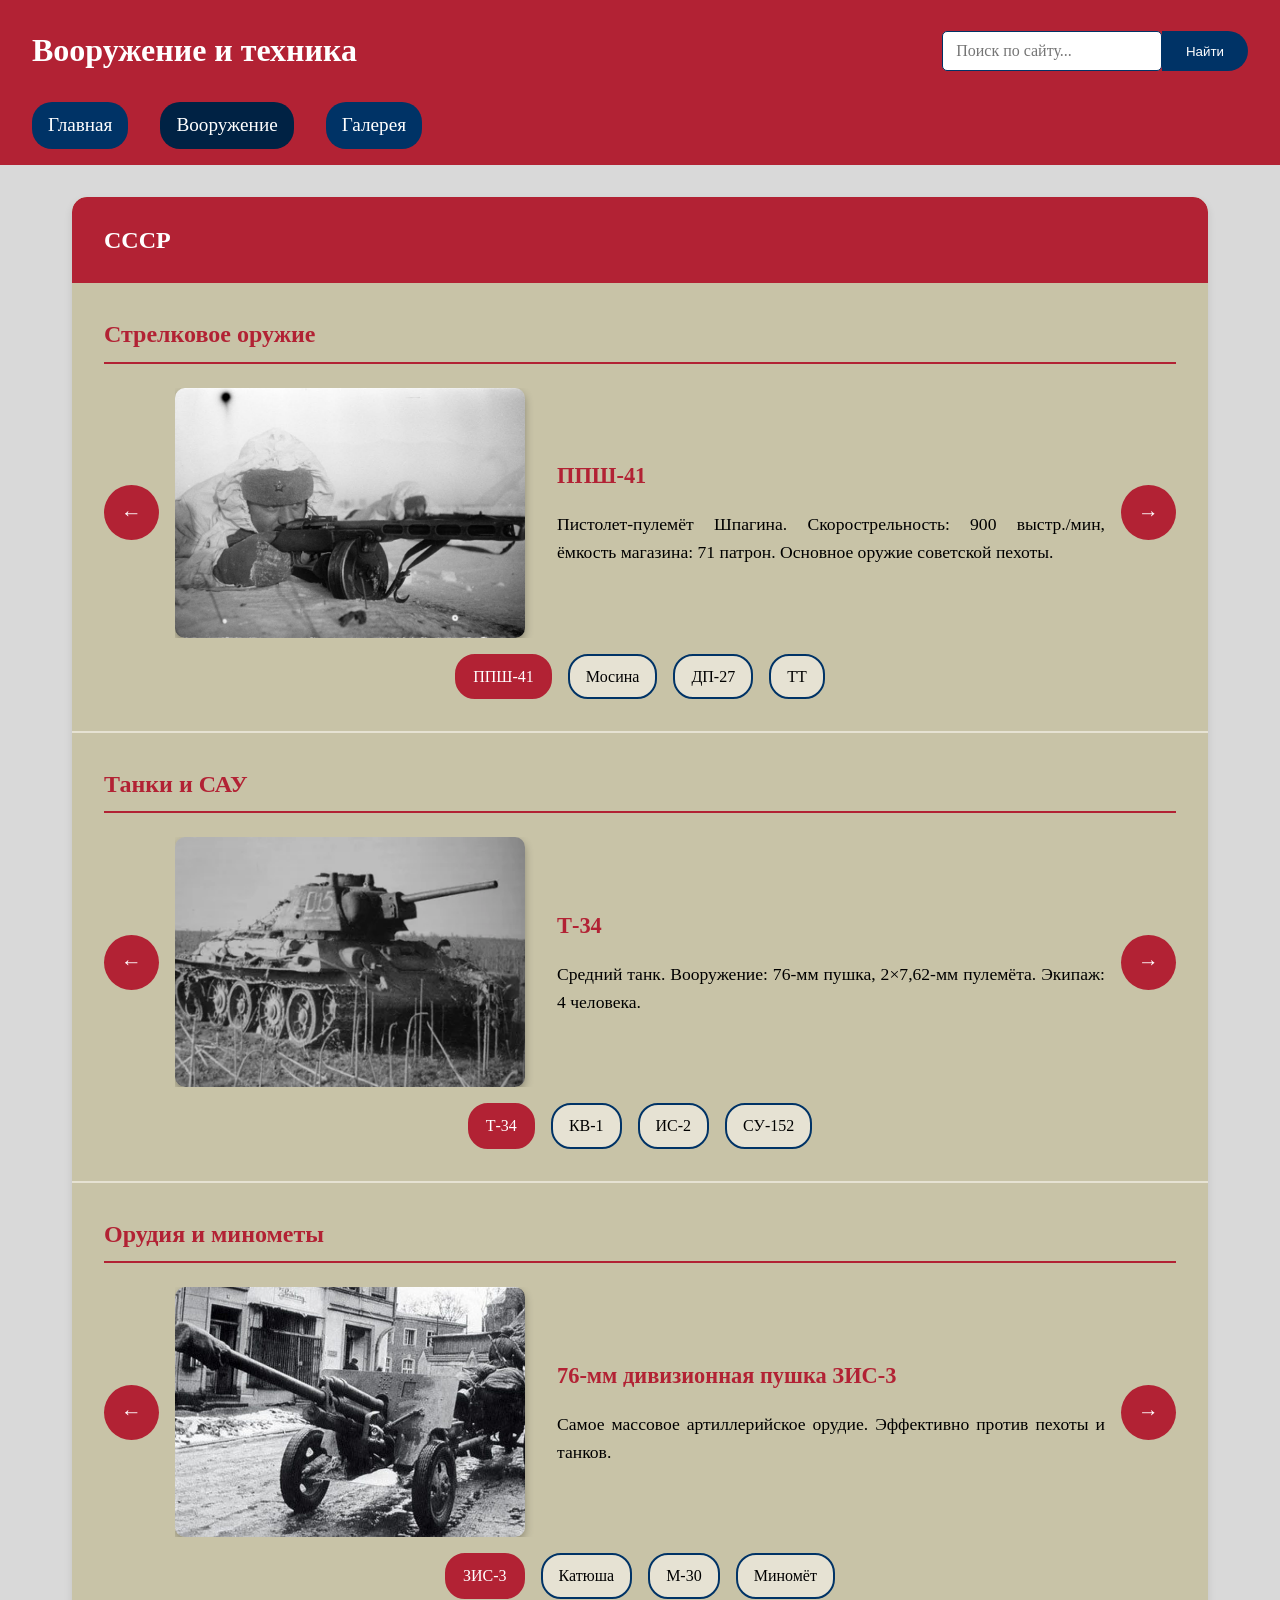
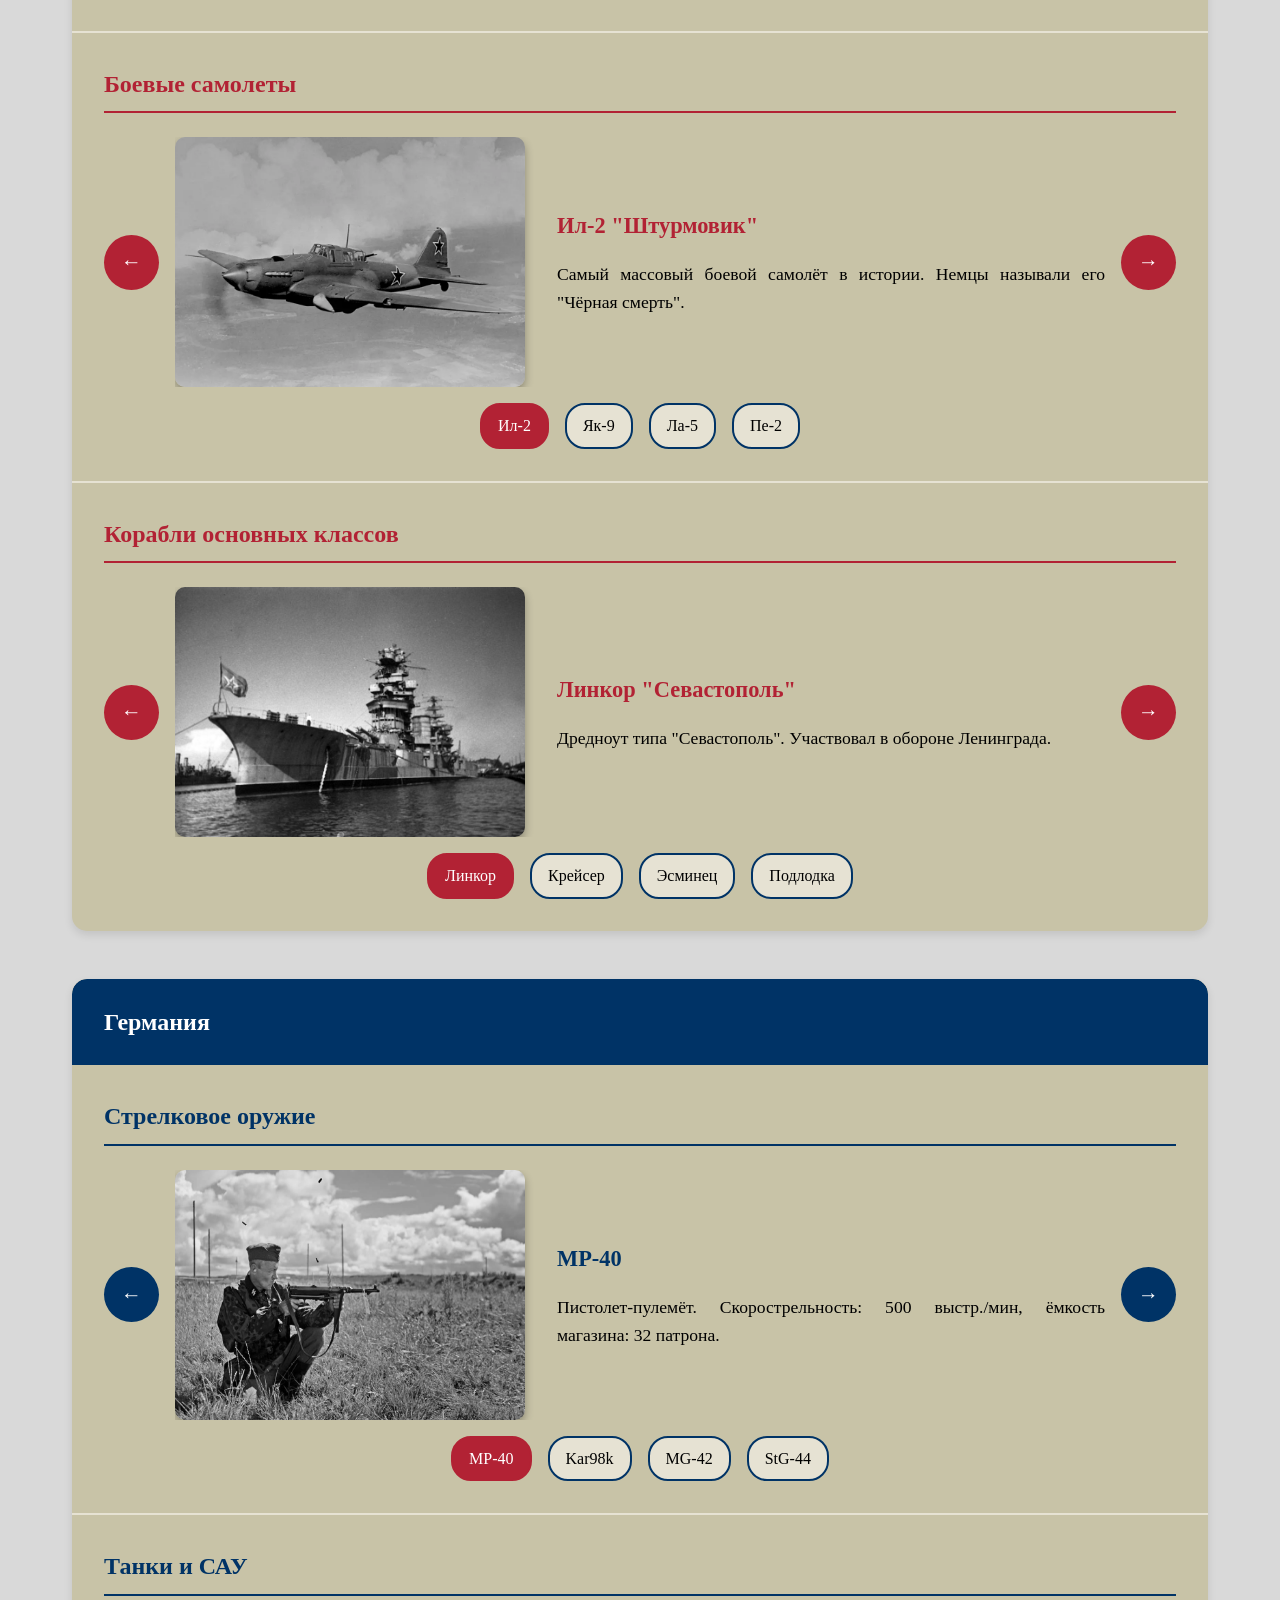
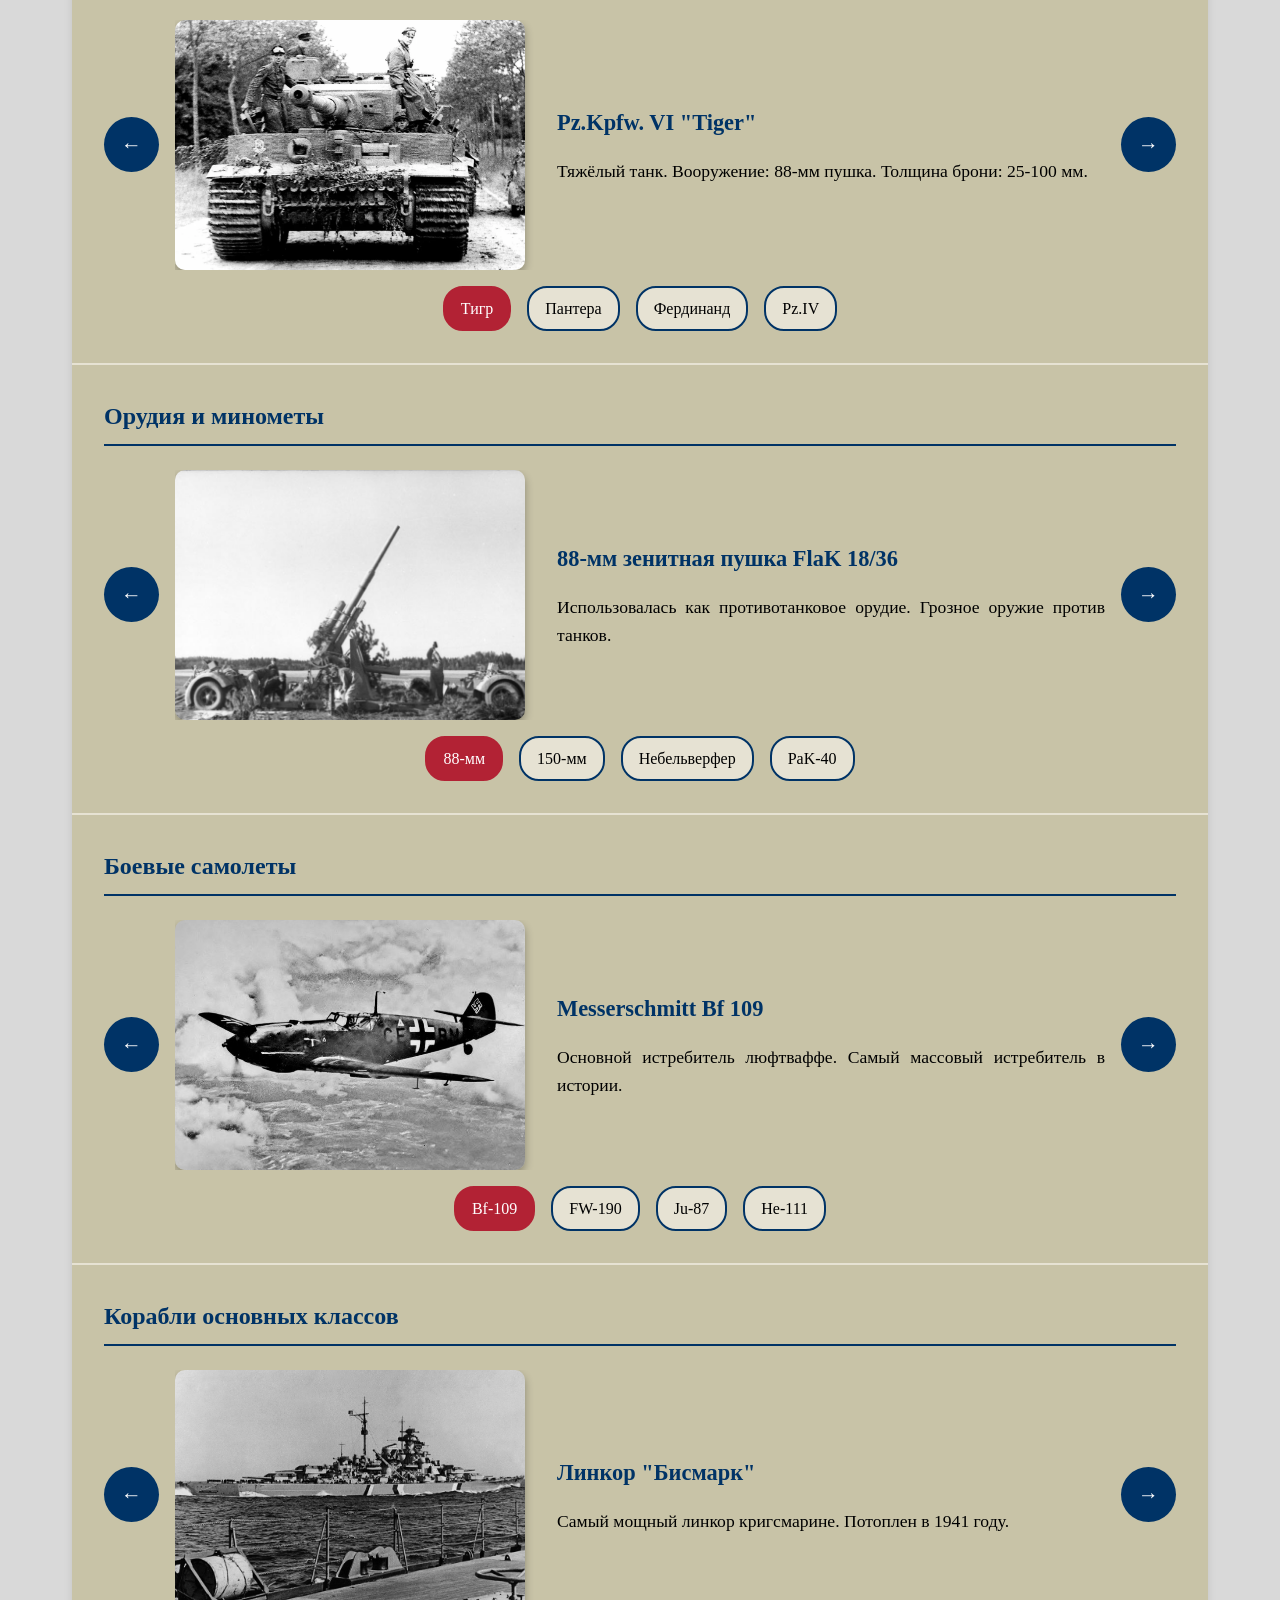
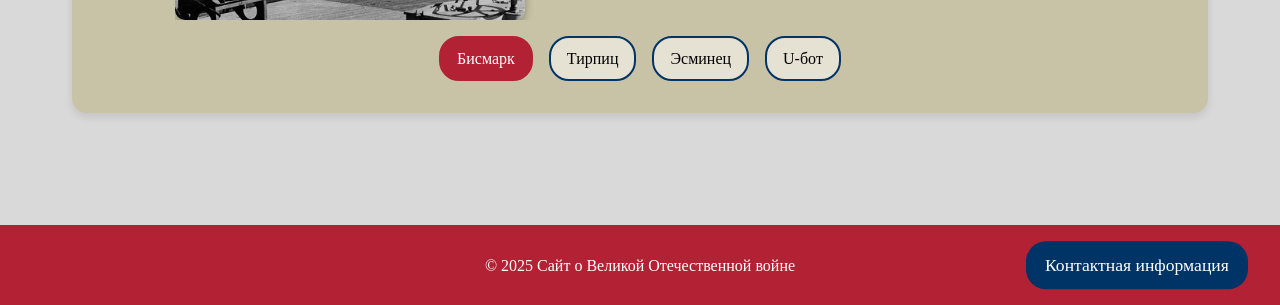
<file: arsenal.html>
<!DOCTYPE html>
<html lang="ru">
<head>
    <meta charset="UTF-8">
    <meta name="viewport" content="width=device-width, initial-scale=1.0">
    <title>Вооружение | Великая Отечественная война</title>
    <link rel="stylesheet" href="style.css">
    <script src="script.js" defer></script>
</head>
<body>
    <header>
        <div class="header-content">
            <h1>Вооружение и техника</h1>
            <div class="search-container">
                <input type="text" class="search-input" placeholder="Поиск по сайту...">
                <button class="search-button">Найти</button>
            </div>
        </div>
        <nav>
            <ul>
                <li><a href="index.html">Главная</a></li>
                <li><a href="arsenal.html" class="active">Вооружение</a></li>
                <li><a href="gallery.html">Галерея</a></li>
            </ul>
        </nav>
    </header>

    <main>
        <!-- СССР -->
        <section class="country-section ussr-section">
            <div class="country-header">
                <h2>СССР</h2>
            </div>
            
            <!-- Стрелковое оружие -->
            <div class="weapon-category">
                <h3>Стрелковое оружие</h3>
                <div class="weapon-carousel">
    <button class="carousel-btn prev-btn ussr-btn">&#8592</button>
                    <div class="carousel-container">
                        <div class="carousel-item active">
                            <img src="ППШ-41.jpg" alt="ППШ-41">
                            <div class="weapon-description">
                                <h4>ППШ-41</h4>
                                <p>Пистолет-пулемёт Шпагина. Скорострельность: 900 выстр./мин, ёмкость магазина: 71 патрон. Основное оружие советской пехоты.</p>
                            </div>
                        </div>
                        <div class="carousel-item">
                            <img src="Мосинка.jpg" alt="Винтовка Мосина">
                            <div class="weapon-description">
                                <h4>Винтовка Мосина</h4>
                                <p>7,62-мм винтовка образца 1891/1930 гг. Основная снайперская винтовка Красной Армии.</p>
                            </div>
                        </div>
                        <div class="carousel-item">
                            <img src="ДП-27.jpg" alt="ДП-27">
                            <div class="weapon-description">
                                <h4>ДП-27</h4>
                                <p>7,62-мм ручной пулемёт Дегтярёва. Ёмкость магазина: 47 патронов.</p>
                            </div>
                        </div>
                        <div class="carousel-item">
                            <img src="ТТ.png" alt="Пистолет ТТ">
                            <div class="weapon-description">
                                <h4>Пистолет ТТ</h4>
                                <p>7,62-мм самозарядный пистолет Токарева. Основной пистолет командного состава.</p>
                            </div>
                        </div>
                    </div>
                     <button class="carousel-btn next-btn ussr-btn">&#8594</button>
</div>
                <div class="carousel-indicators">
                    <span class="indicator active">ППШ-41</span>
                    <span class="indicator">Мосина</span>
                    <span class="indicator">ДП-27</span>
                    <span class="indicator">ТТ</span>
                </div>
            </div>

            <!-- Танки и САУ -->
            <div class="weapon-category">
                <h3>Танки и САУ</h3>
                <div class="weapon-carousel">
    <button class="carousel-btn prev-btn ussr-btn">&#8592</button>
                    <div class="carousel-container">
                        <div class="carousel-item active">
                            <img src="Т-34.webp" alt="Т-34">
                            <div class="weapon-description">
                                <h4>Т-34</h4>
                                <p>Средний танк. Вооружение: 76-мм пушка, 2×7,62-мм пулемёта. Экипаж: 4 человека.</p>
                            </div>
                        </div>
                        <div class="carousel-item">
                            <img src="КВ-1.jpg" alt="КВ-1">
                            <div class="weapon-description">
                                <h4>КВ-1</h4>
                                <p>Тяжёлый танк. Толщина брони: 75-95 мм. Вооружение: 76-мм пушка.</p>
                            </div>
                        </div>
                        <div class="carousel-item">
                            <img src="ИС 2.jpg" alt="ИС-2">
                            <div class="weapon-description">
                                <h4>ИС-2</h4>
                                <p>Тяжёлый танк. Вооружение: 122-мм пушка. Пробивал броню "Тигров" и "Пантер".</p>
                            </div>
                        </div>
                        <div class="carousel-item">
                            <img src="Су 152.jpg" alt="СУ-152">
                            <div class="weapon-description">
                                <h4>СУ-152</h4>
                                <p>Самоходная артиллерийская установка. Вооружение: 152-мм гаубица-пушка.</p>
                            </div>
                        </div>
                    </div>
                   <button class="carousel-btn next-btn ussr-btn">&#8594</button>
</div>
                <div class="carousel-indicators">
                    <span class="indicator active">Т-34</span>
                    <span class="indicator">КВ-1</span>
                    <span class="indicator">ИС-2</span>
                    <span class="indicator">СУ-152</span>
                </div>
            </div>

            <!-- Орудия и минометы -->
            <div class="weapon-category">
                <h3>Орудия и минометы</h3>
                <div class="weapon-carousel">
    <button class="carousel-btn prev-btn ussr-btn">&#8592</button>
                    <div class="carousel-container">
                        <div class="carousel-item active">
                            <img src="Зис 3.jpg" alt="ЗИС-3">
                            <div class="weapon-description">
                                <h4>76-мм дивизионная пушка ЗИС-3</h4>
                                <p>Самое массовое артиллерийское орудие. Эффективно против пехоты и танков.</p>
                            </div>
                        </div>
                        <div class="carousel-item">
                            <img src="Катюша.webp" alt="Катюша">
                            <div class="weapon-description">
                                <h4>БМ-13 "Катюша"</h4>
                                <p>Реактивная система залпового огня. Наводила ужас на немецкие войска.</p>
                            </div>
                        </div>
                        <div class="carousel-item">
                            <img src="М-30.jpg" alt="М-30">
                            <div class="weapon-description">
                                <h4>122-мм гаубица М-30</h4>
                                <p>Основная дивизионная гаубица Красной Армии.</p>
                            </div>
                        </div>
                        <div class="carousel-item">
                            <img src="Миномёт.jpg" alt="82-мм миномет">
                            <div class="weapon-description">
                                <h4>82-мм батальонный миномёт</h4>
                                <p>Основной миномёт стрелковых батальонов.</p>
                            </div>
                        </div>
                    </div>
                    <button class="carousel-btn next-btn ussr-btn">&#8594</button>
</div>
                <div class="carousel-indicators">
                    <span class="indicator active">ЗИС-3</span>
                    <span class="indicator">Катюша</span>
                    <span class="indicator">М-30</span>
                    <span class="indicator">Миномёт</span>
                </div>
            </div>

            <!-- Боевые самолеты -->
            <div class="weapon-category">
                <h3>Боевые самолеты</h3>
                <div class="weapon-carousel">
    <button class="carousel-btn prev-btn ussr-btn">&#8592</button>
                    <div class="carousel-container">
                        <div class="carousel-item active">
                            <img src="ИЛ 2.webp" alt="Ил-2">
                            <div class="weapon-description">
                                <h4>Ил-2 "Штурмовик"</h4>
                                <p>Самый массовый боевой самолёт в истории. Немцы называли его "Чёрная смерть".</p>
                            </div>
                        </div>
                        <div class="carousel-item">
                            <img src="Як-9.jpg" alt="Як-9">
                            <div class="weapon-description">
                                <h4>Як-9</h4>
                                <p>Истребитель. Один из лучших советских истребителей Великой Отечественной.</p>
                            </div>
                        </div>
                        <div class="carousel-item">
                            <img src="Ла-5.jpg" alt="Ла-5">
                            <div class="weapon-description">
                                <h4>Ла-5</h4>
                                <p>Истребитель. Преимущество в маневренности над немецкими Bf-109.</p>
                            </div>
                        </div>
                        <div class="carousel-item">
                            <img src="Пе-2.jpg" alt="Пе-2">
                            <div class="weapon-description">
                                <h4>Пе-2</h4>
                                <p>Пикирующий бомбардировщик. Основной фронтовой бомбардировщик.</p>
                            </div>
                        </div>
                    </div>
                     <button class="carousel-btn next-btn ussr-btn">&#8594</button>
</div>
                <div class="carousel-indicators">
                    <span class="indicator active">Ил-2</span>
                    <span class="indicator">Як-9</span>
                    <span class="indicator">Ла-5</span>
                    <span class="indicator">Пе-2</span>
                </div>
            </div>

            <!-- Корабли -->
            <div class="weapon-category">
                <h3>Корабли основных классов</h3>
               <div class="weapon-carousel">
    <button class="carousel-btn prev-btn ussr-btn">&#8592</button>
                    <div class="carousel-container">
                        <div class="carousel-item active">
                            <img src="Линкор.jpg" alt="Линкор">
                            <div class="weapon-description">
                                <h4>Линкор "Севастополь"</h4>
                                <p>Дредноут типа "Севастополь". Участвовал в обороне Ленинграда.</p>
                            </div>
                        </div>
                        <div class="carousel-item">
                            <img src="Крейсер.webp" alt="Крейсер">
                            <div class="weapon-description">
                                <h4>Крейсер "Киров"</h4>
                                <p>Лёгкий артиллерийский крейсер проекта 26. Оборона Ленинграда.</p>
                            </div>
                        </div>
                        <div class="carousel-item">
                            <img src="Эсминец.jpg" alt="Эсминец">
                            <div class="weapon-description">
                                <h4>Эсминец "Гневный"</h4>
                                <p>Эскадренный миноносец проекта 7. Участвовал в обороне Севастополя.</p>
                            </div>
                        </div>
                        <div class="carousel-item">
                            <img src="Подлодка Щ-421.jpg" alt="Подлодка">
                            <div class="weapon-description">
                                <h4>Подлодка Щ-421</h4>
                                <p>Подводная лодка типа "Щука". Совершила 12 боевых походов.</p>
                            </div>
                        </div>
                    </div>
                     <button class="carousel-btn next-btn ussr-btn">&#8594</button>
</div>
                <div class="carousel-indicators">
                    <span class="indicator active">Линкор</span>
                    <span class="indicator">Крейсер</span>
                    <span class="indicator">Эсминец</span>
                    <span class="indicator">Подлодка</span>
                </div>
            </div>
        </section>

        <!-- Германия -->
        <section class="country-section germany-section">
            <div class="country-header">
                <h2>Германия</h2>
            </div>
            
            <!-- Стрелковое оружие -->
            <div class="weapon-category">
                <h3>Стрелковое оружие</h3>
                <div class="weapon-carousel">
    <button class="carousel-btn prev-btn germany-btn">&#8592</button>
                    <div class="carousel-container">
                        <div class="carousel-item active">
                            <img src="MP-40.jpg" alt="MP-40">
                            <div class="weapon-description">
                                <h4>MP-40</h4>
                                <p>Пистолет-пулемёт. Скорострельность: 500 выстр./мин, ёмкость магазина: 32 патрона.</p>
                            </div>
                        </div>
                        <div class="carousel-item">
                            <img src="Kar98k.webp" alt="Kar98k">
                            <div class="weapon-description">
                                <h4>Mauser Kar98k</h4>
                                <p>Основная винтовка вермахта. Калибр: 7,92×57 мм.</p>
                            </div>
                        </div>
                        <div class="carousel-item">
                            <img src="MG-42.jpg" alt="MG-42">
                            <div class="weapon-description">
                                <h4>MG-42</h4>
                                <p>Единый пулемёт. Скорострельность: 1200-1500 выстр./мин. Прозван "косторезкой".</p>
                            </div>
                        </div>
                        <div class="carousel-item">
                            <img src="StG-44.jpg" alt="StG-44">
                            <div class="weapon-description">
                                <h4>StG-44</h4>
                                <p>Первый в мире массовый автомат. Калибр: 7,92×33 мм.</p>
                            </div>
                        </div>
                    </div>
                     <button class="carousel-btn next-btn germany-btn">&#8594</button>
</div>
                <div class="carousel-indicators">
                    <span class="indicator active">MP-40</span>
                    <span class="indicator">Kar98k</span>
                    <span class="indicator">MG-42</span>
                    <span class="indicator">StG-44</span>
                </div>
            </div>

            <!-- Танки и САУ -->
            <div class="weapon-category">
                <h3>Танки и САУ</h3>
                <div class="weapon-carousel">
    <button class="carousel-btn prev-btn germany-btn">&#8592</button>
                    <div class="carousel-container">
                        <div class="carousel-item active">
                            <img src="Pz.Kpfw. VI Tiger.webp" alt="Тигр">
                            <div class="weapon-description">
                                <h4>Pz.Kpfw. VI "Tiger"</h4>
                                <p>Тяжёлый танк. Вооружение: 88-мм пушка. Толщина брони: 25-100 мм.</p>
                            </div>
                        </div>
                        <div class="carousel-item">
                            <img src="Pz.Kpfw. V Panther.jpg" alt="Пантера">
                            <div class="weapon-description">
                                <h4>Pz.Kpfw. V "Panther"</h4>
                                <p>Средний танк. Вооружение: 75-мм пушка. Считался лучшим немецким танком.</p>
                            </div>
                        </div>
                        <div class="carousel-item">
                            <img src="Фердинанд.jpg" alt="Фердинанд">
                            <div class="weapon-description">
                                <h4>"Фердинанд"</h4>
                                <p>Тяжёлая САУ. Вооружение: 88-мм пушка. Участвовала в Курской битве.</p>
                            </div>
                        </div>
                        <div class="carousel-item">
                            <img src="Pz.IV.jpg" alt="Pz.IV">
                            <div class="weapon-description">
                                <h4>Pz.Kpfw. IV</h4>
                                <p>Средний танк. Самый массовый танк вермахта.</p>
                            </div>
                        </div>
                    </div>
                    <button class="carousel-btn next-btn germany-btn">&#8594</button>
</div>
                <div class="carousel-indicators">
                    <span class="indicator active">Тигр</span>
                    <span class="indicator">Пантера</span>
                    <span class="indicator">Фердинанд</span>
                    <span class="indicator">Pz.IV</span>
                </div>
            </div>

            <!-- Орудия и минометы -->
            <div class="weapon-category">
                <h3>Орудия и минометы</h3>
               <div class="weapon-carousel">
    <button class="carousel-btn prev-btn germany-btn">&#8592</button>
                    <div class="carousel-container">
                        <div class="carousel-item active">
                            <img src="FlaK 18 36.jpg" alt="88-мм пушка">
                            <div class="weapon-description">
                                <h4>88-мм зенитная пушка FlaK 18/36</h4>
                                <p>Использовалась как противотанковое орудие. Грозное оружие против танков.</p>
                            </div>
                        </div>
                        <div class="carousel-item">
                            <img src="sFH 18.webp" alt="150-мм гаубица">
                            <div class="weapon-description">
                                <h4>150-мм тяжёлая полевая гаубица sFH 18</h4>
                                <p>Основная тяжёлая гаубица вермахта.</p>
                            </div>
                        </div>
                        <div class="carousel-item">
                            <img src="Небельверфер.jpg" alt="Небельверфер">
                            <div class="weapon-description">
                                <h4>Реактивный миномёт "Небельверфер"</h4>
                                <p>Реактивная система залпового огня. Советские солдаты называли его "Ванюша".</p>
                            </div>
                        </div>
                        <div class="carousel-item">
                            <img src="PaK-40.jpg" alt="PaK-40">
                            <div class="weapon-description">
                                <h4>75-мм противотанковая пушка PaK 40</h4>
                                <p>Основная противотанковая пушка вермахта.</p>
                            </div>
                        </div>
                    </div>
                    <button class="carousel-btn next-btn germany-btn">&#8594</button>
</div>
                <div class="carousel-indicators">
                    <span class="indicator active">88-мм</span>
                    <span class="indicator">150-мм</span>
                    <span class="indicator">Небельверфер</span>
                    <span class="indicator">PaK-40</span>
                </div>
            </div>

            <!-- Боевые самолеты -->
            <div class="weapon-category">
                <h3>Боевые самолеты</h3>
                <div class="weapon-carousel">
    <button class="carousel-btn prev-btn germany-btn">&#8592</button>
                    <div class="carousel-container">
                        <div class="carousel-item active">
                            <img src="Bf-109.jpg" alt="Bf-109">
                            <div class="weapon-description">
                                <h4>Messerschmitt Bf 109</h4>
                                <p>Основной истребитель люфтваффе. Самый массовый истребитель в истории.</p>
                            </div>
                        </div>
                        <div class="carousel-item">
                            <img src="FW-190.webp" alt="FW-190">
                            <div class="weapon-description">
                                <h4>Focke-Wulf Fw 190</h4>
                                <p>Истребитель. Преимущество в скорости и вооружении над советскими истребителями.</p>
                            </div>
                        </div>
                        <div class="carousel-item">
                            <img src="Ju-87.jpg" alt="Ju-87">
                            <div class="weapon-description">
                                <h4>Junkers Ju 87 "Stuka"</h4>
                                <p>Пикирующий бомбардировщик. Символ блицкрига в начале войны.</p>
                            </div>
                        </div>
                        <div class="carousel-item">
                            <img src="He-111.jpg" alt="He-111">
                            <div class="weapon-description">
                                <h4>Heinkel He 111</h4>
                                <p>Средний бомбардировщик. Основной бомбардировщик люфтваффе.</p>
                            </div>
                        </div>
                    </div>
                    <button class="carousel-btn next-btn germany-btn">&#8594</button>
</div>
                <div class="carousel-indicators">
                    <span class="indicator active">Bf-109</span>
                    <span class="indicator">FW-190</span>
                    <span class="indicator">Ju-87</span>
                    <span class="indicator">He-111</span>
                </div>
            </div>

            <!-- Корабли -->
            <div class="weapon-category">
                <h3>Корабли основных классов</h3>
                <div class="weapon-carousel">
    <button class="carousel-btn prev-btn germany-btn">&#8592</button>
                    <div class="carousel-container">
                        <div class="carousel-item active">
                            <img src="Линкор Бисмарк.jpg" alt="Бисмарк">
                            <div class="weapon-description">
                                <h4>Линкор "Бисмарк"</h4>
                                <p>Самый мощный линкор кригсмарине. Потоплен в 1941 году.</p>
                            </div>
                        </div>
                        <div class="carousel-item">
                            <img src="Линкор Тирпиц.jpg" alt="Тирпиц">
                            <div class="weapon-description">
                                <h4>Линкор "Тирпиц"</h4>
                                <p>Линкор типа "Бисмарк". Угроза для союзных конвоев в Арктике.</p>
                            </div>
                        </div>
                        <div class="carousel-item">
                            <img src="Эсминец типа 1936.jpg" alt="Эсминец">
                            <div class="weapon-description">
                                <h4>Эсминец типа 1936</h4>
                                <p>Эскадренные миноносцы. Основные корабли эскорта.</p>
                            </div>
                        </div>
                        <div class="carousel-item">
                            <img src="Подлодка типа VII.jpg" alt="U-бот">
                            <div class="weapon-description">
                                <h4>Подлодка типа VII</h4>
                                <p>Самые массовые подводные лодки кригсмарине. Угроза для атлантических конвоев.</p>
                            </div>
                        </div>
                    </div>
                    <button class="carousel-btn next-btn germany-btn">&#8594</button>
</div>
                <div class="carousel-indicators">
                    <span class="indicator active">Бисмарк</span>
                    <span class="indicator">Тирпиц</span>
                    <span class="indicator">Эсминец</span>
                    <span class="indicator">U-бот</span>
                </div>
            </div>
        </section>
    </main>
    <footer>
        <div class="footer-formlink">
            <a href="form.html">Контактная информация</a>
        </div>
        <p>&#169 2025 Сайт о Великой Отечественной войне</p>
    </footer>
</body>

</html>
</file>
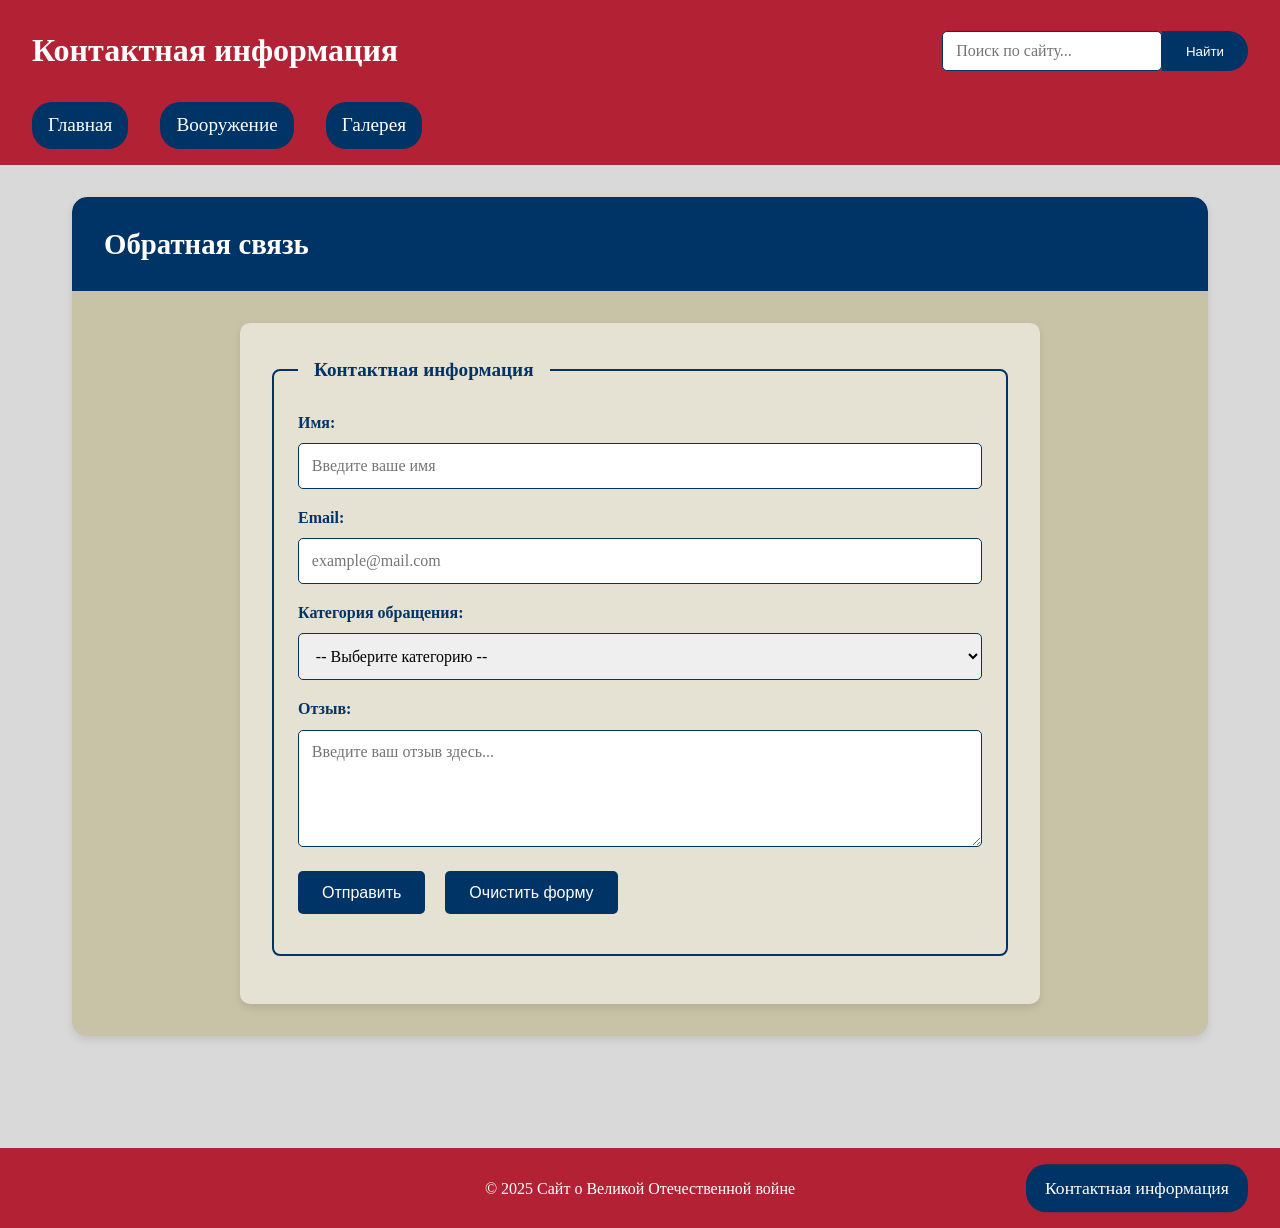
<file: form.html>
<!DOCTYPE html>
<html lang="ru">
<head>
    <meta charset="UTF-8">
    <meta name="viewport" content="width=device-width, initial-scale=1.0">
    <title>Контактная информация | Великая Отечественная война</title>
    <link rel="stylesheet" href="style.css">
    <script src="script.js" defer></script>
</head>
<body>
    <header>
        <div class="header-content">
            <h1>Контактная информация</h1>
            <div class="search-container">
                <input type="text" class="search-input" placeholder="Поиск по сайту...">
                <button class="search-button">Найти</button>
            </div>
        </div>
        <nav>
            <ul>
                <li><a href="index.html">Главная</a></li>
                <li><a href="arsenal.html">Вооружение</a></li>
                <li><a href="gallery.html">Галерея</a></li>
                <!-- Убрана ссылка "Контакты" -->
            </ul>
        </nav>
    </header>
    <main>
        <section class="content-block">
            <div class="block-header blue">
                <h2>Обратная связь</h2>
            </div>
            <div class="block-content">
                <div id="greeting" style="display: none;">
                    <h3 id="greetingText"></h3>
                    <p id="savedFeedback"></p>
                    <button id="editForm" type="button">Редактировать данные</button>
                </div>
            
                <form id="contactForm">
                    <fieldset>
                        <legend>Контактная информация</legend>
                    
                        <div>
                            <label for="name">Имя:</label>
                            <input type="text" id="name" name="name" required 
                               placeholder="Введите ваше имя">
                        </div>
                    
                        <div>
                            <label for="email">Email:</label>
                            <input type="email" id="email" name="email" required 
                                placeholder="example@mail.com">
                        </div>
                    
                        <div>
                            <label for="category">Категория обращения:</label>
                            <select id="category" name="category" required>
                                <option value="" selected disabled>-- Выберите категорию --</option>
                                <option value="question">Вопрос</option>
                                <option value="feedback">Отзыв</option>
                                <option value="complaint">Жалоба</option>
                                <option value="suggestion">Предложение</option>
                                <option value="other">Другое</option>
                            </select>
                        </div>
                    
                        <div>
                            <label for="feedback">Отзыв:</label>
                            <textarea id="feedback" name="feedback" rows="5" 
                                    placeholder="Введите ваш отзыв здесь..." required></textarea>
                        </div>
                    
                        <div>
                            <button type="submit">Отправить</button>
                            <button type="reset">Очистить форму</button>
                        </div>
                    </fieldset>
                </form>
            
                <div id="successMessage" style="display: none;">
                    <h3>Данные успешно отправлены и сохранены!</h3>
                    <p>Ваша контактная информация сохранена в localStorage.</p>
                    <p>При следующем посещении страницы вы увидите приветствие.</p>
                    <button id="showForm" type="button">Показать форму снова</button>
                </div>
            </div>
        </section>
    </main>
    <footer>
        <p>&#169 2025 Сайт о Великой Отечественной войне</p>
        <div class="footer-formlink">
            <a href="form.html">Контактная информация</a>
        </div>
    </footer>
</body>
</html>
</file>
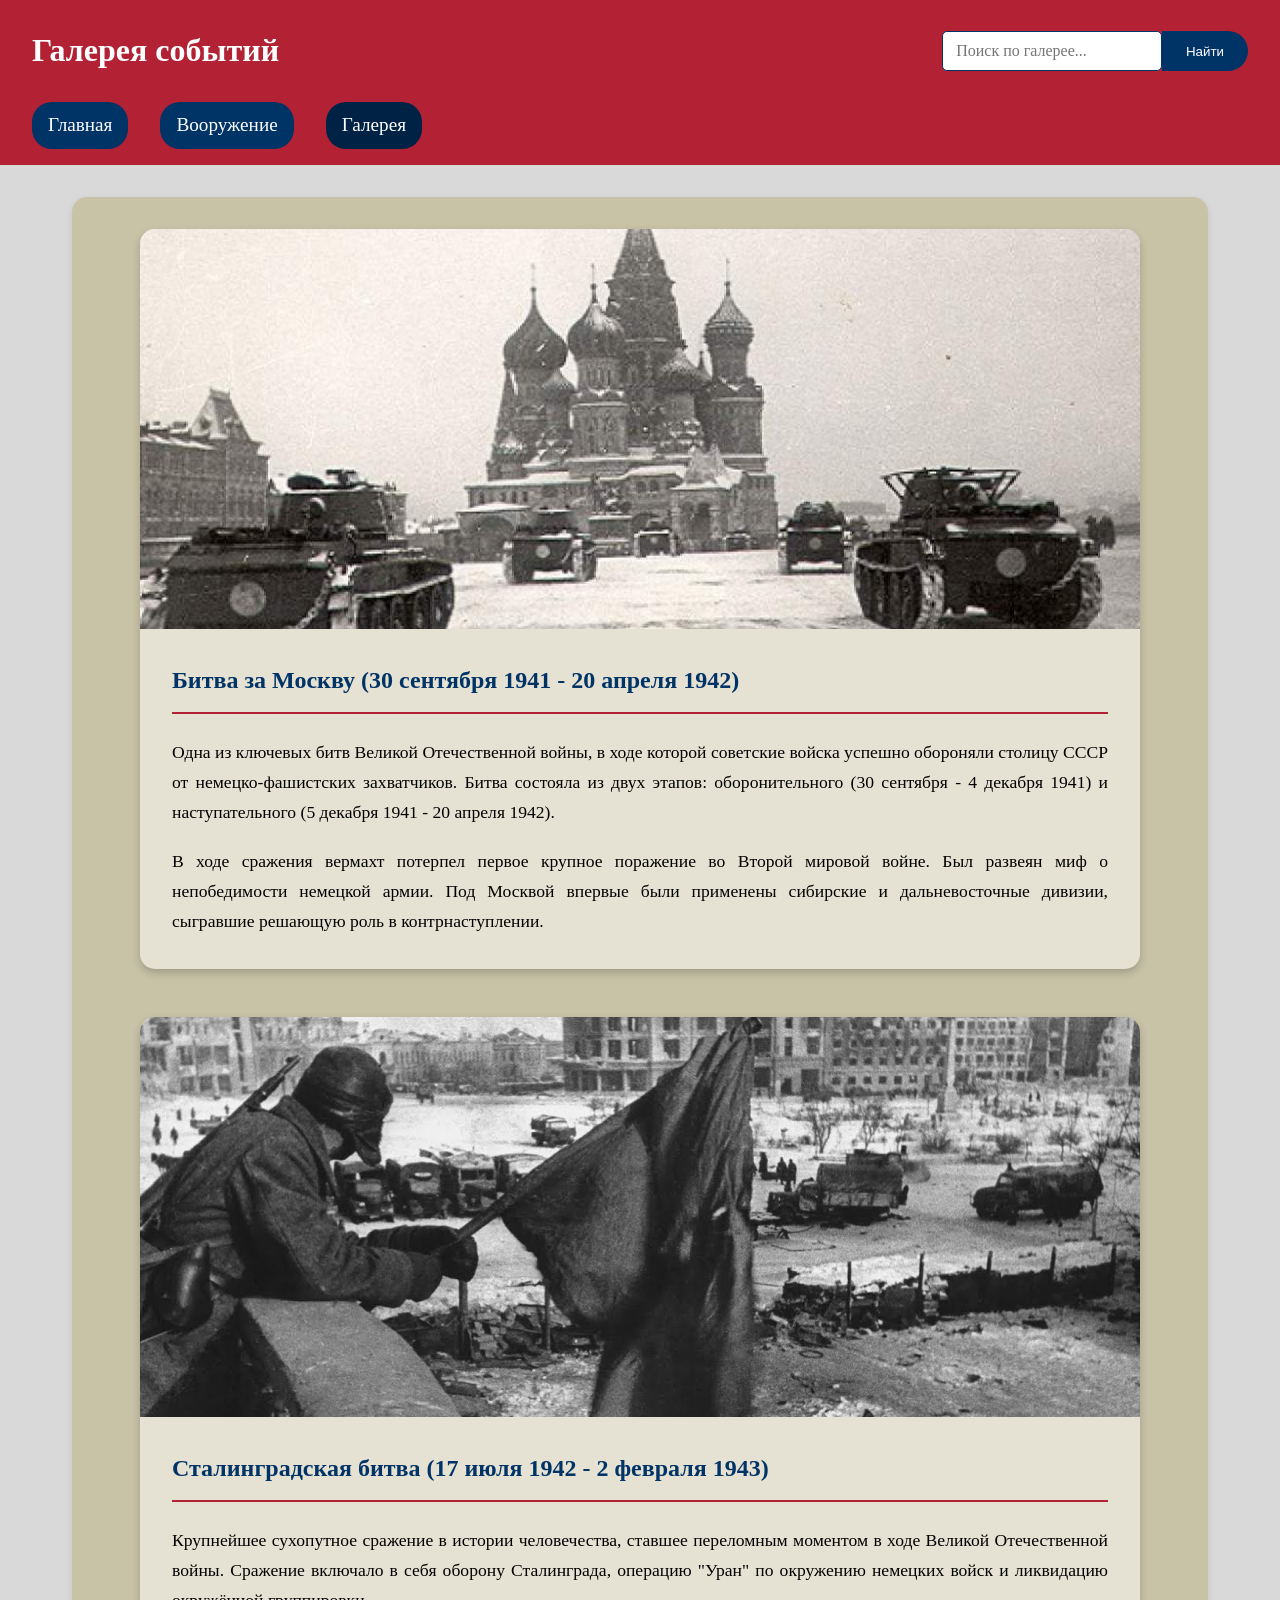
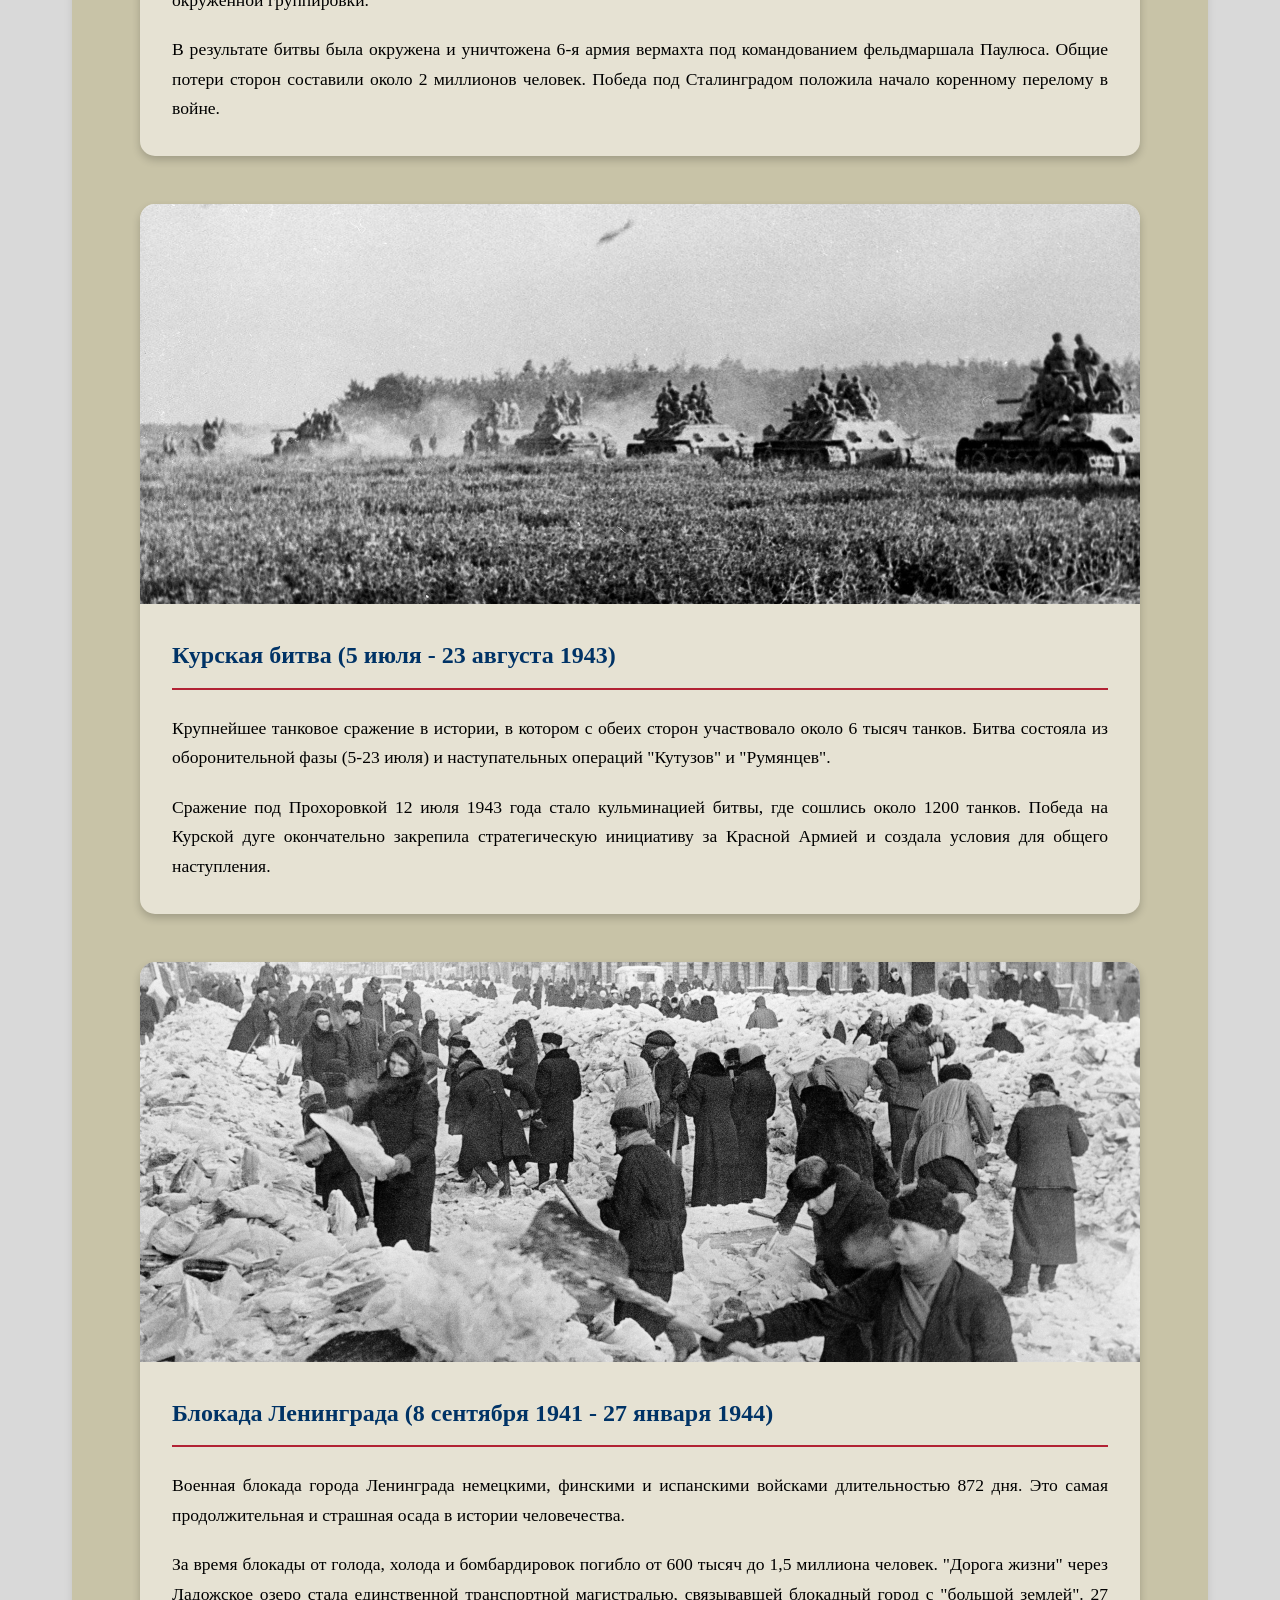
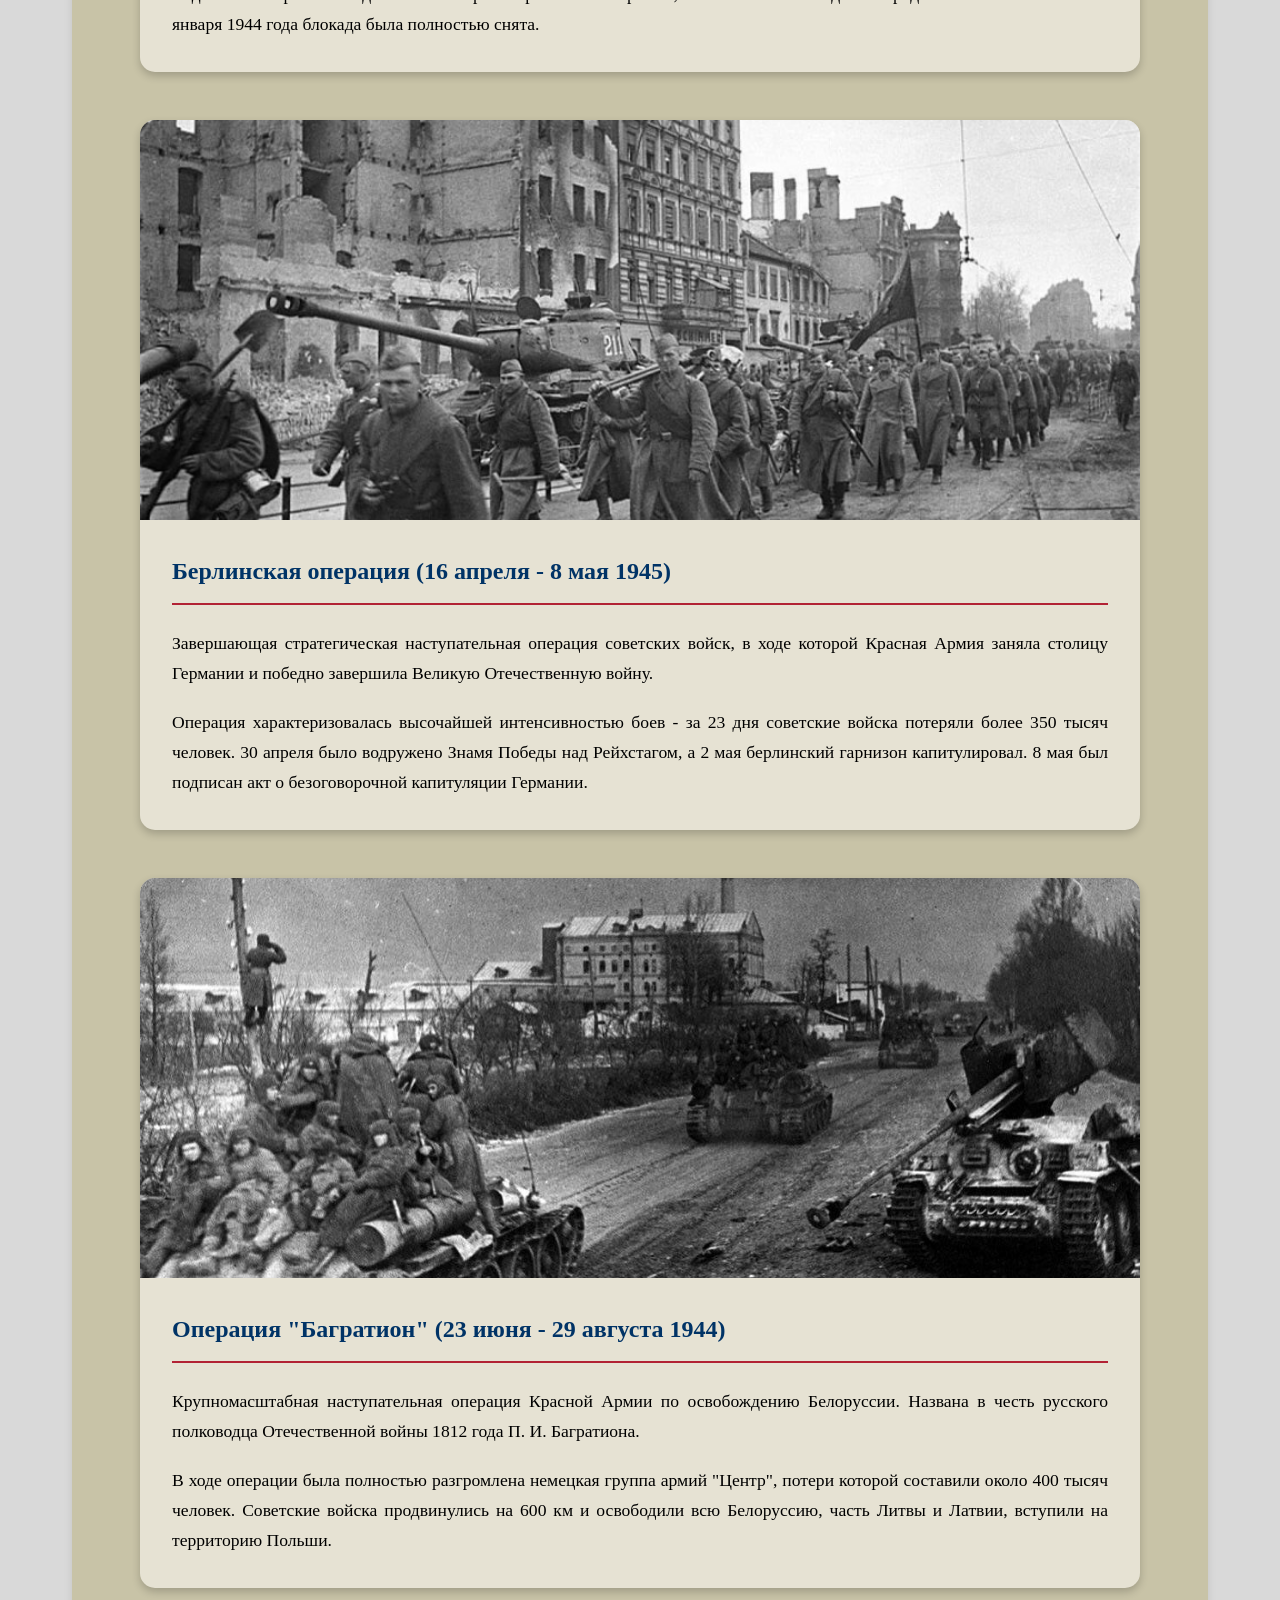
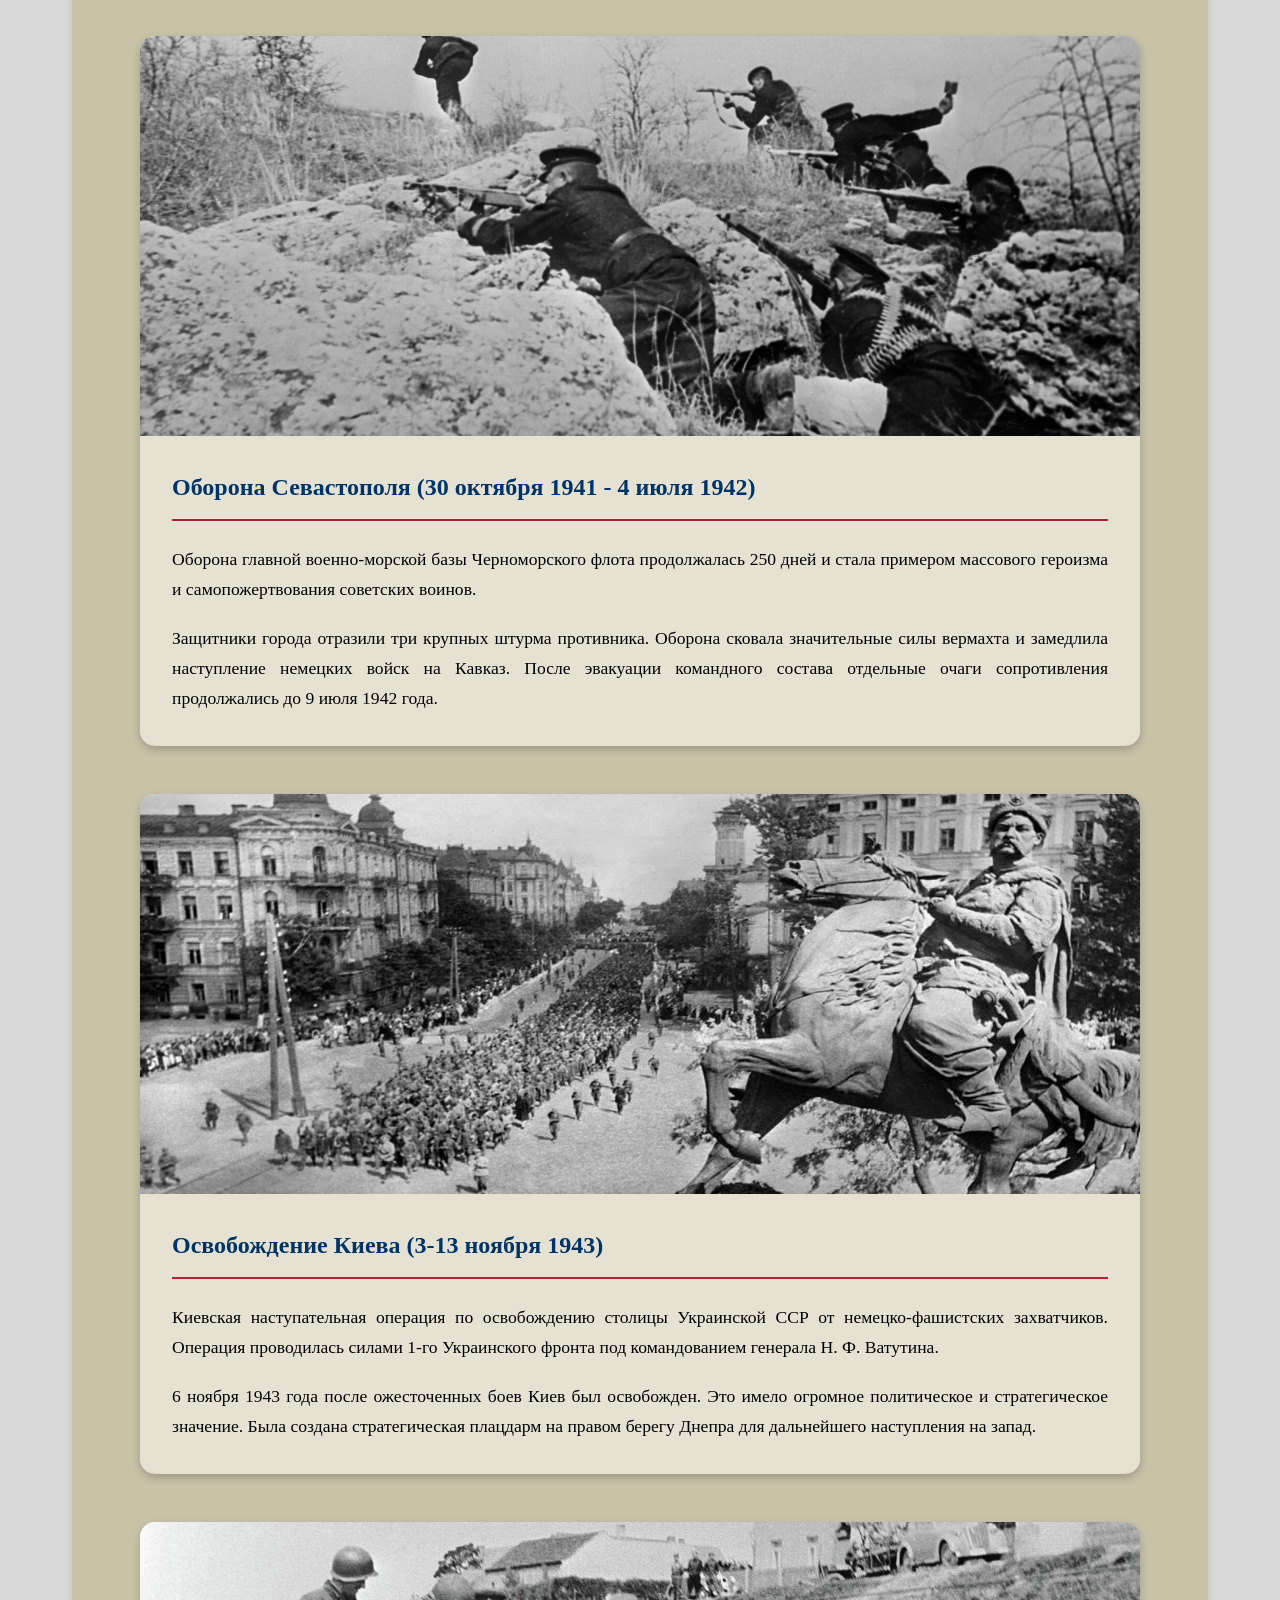
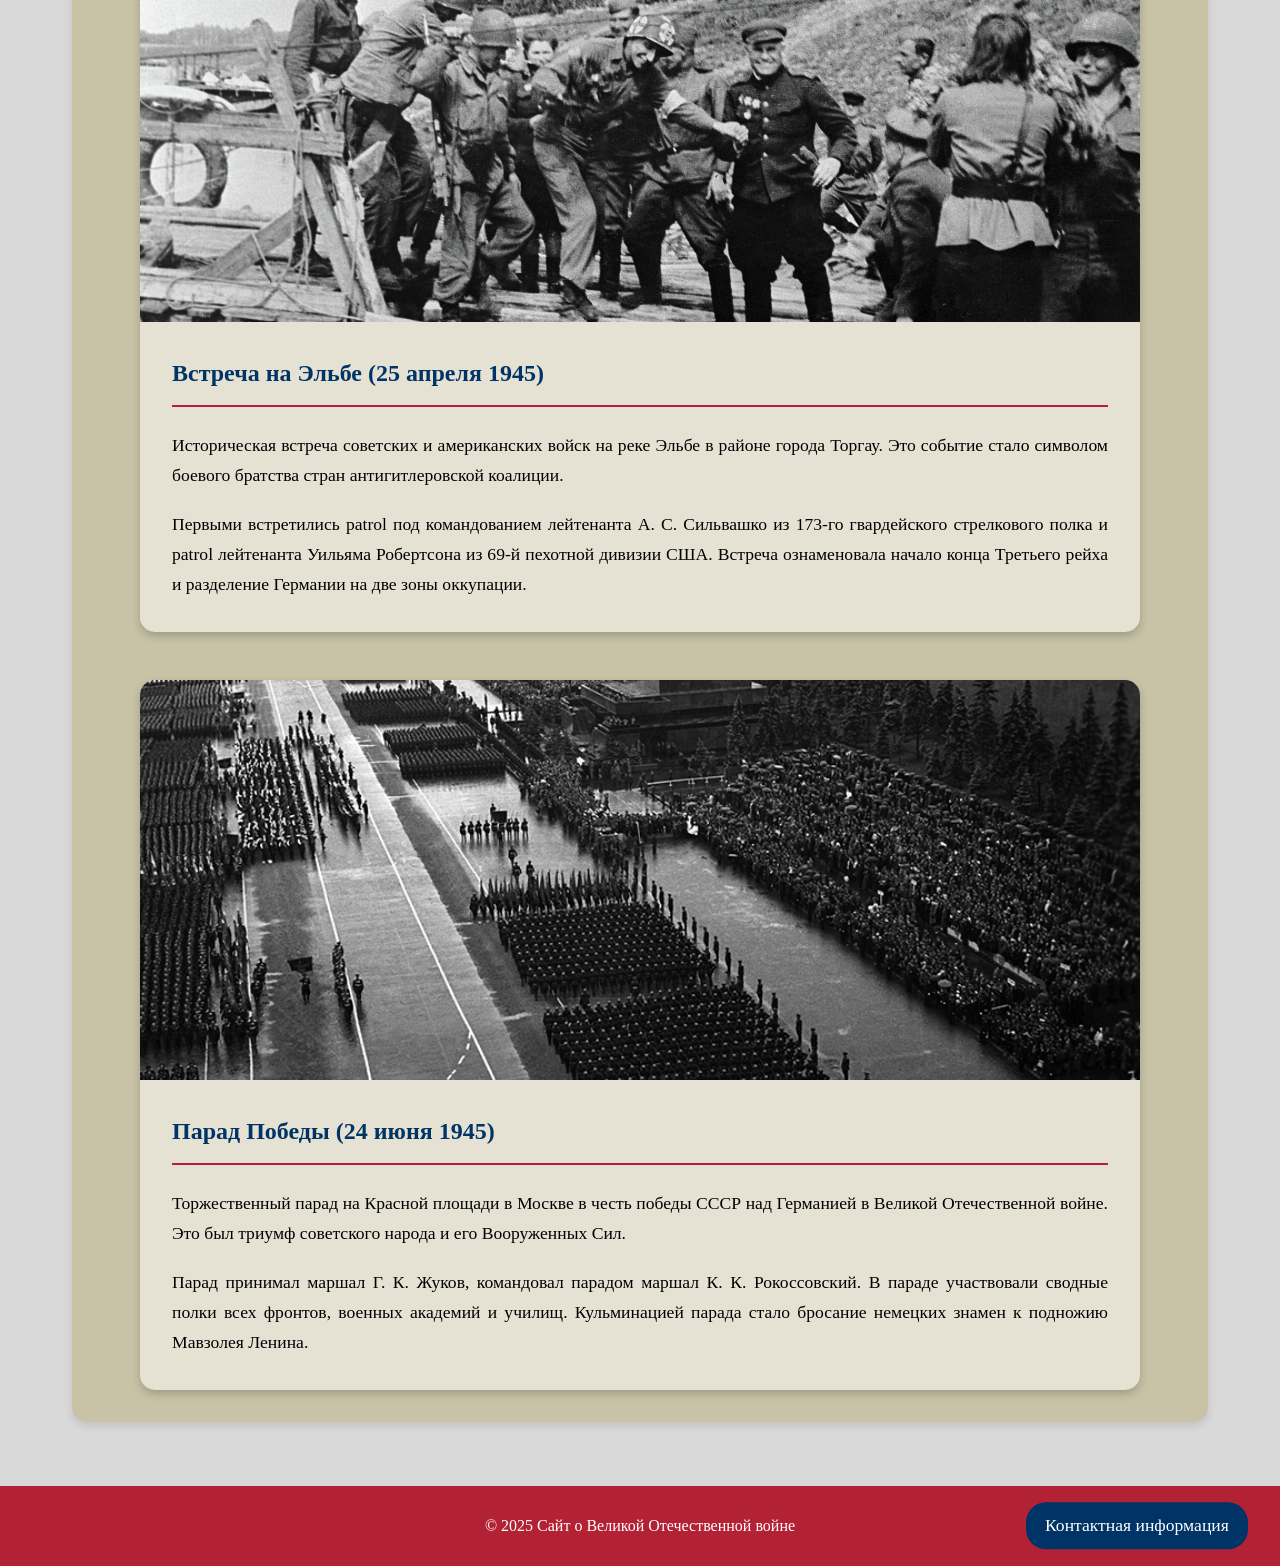
<file: gallery.html>
<!DOCTYPE html>
<html lang="ru">
<head>
    <meta charset="UTF-8">
    <meta name="viewport" content="width=device-width, initial-scale=1.0">
    <title>Галерея | Великая Отечественная война</title>
    <link rel="stylesheet" href="style.css">
    <script src="script.js" defer></script>
</head>
<body>
    <header>
        <div class="header-content">
            <h1>Галерея событий</h1>
            <div class="search-container">
                <input type="text" class="search-input" placeholder="Поиск по галерее...">
                <button class="search-button">Найти</button>
            </div>
        </div>
        <nav>
            <ul>
                <li><a href="index.html">Главная</a></li>
                <li><a href="arsenal.html">Вооружение</a></li>
                <li><a href="gallery.html" class="active">Галерея</a></li>
            </ul>
        </nav>
    </header>
    <main>
        <section class="gallery-section">
            <div class="gallery-column">
                <!-- 1. Битва за Москву -->
                <div class="gallery-item">
                    <img src="Битва за Москву.jpg" alt="Битва за Москву">
                    <div class="gallery-caption">
                        <h3>Битва за Москву (30 сентября 1941 - 20 апреля 1942)</h3>
                        <p>Одна из ключевых битв Великой Отечественной войны, в ходе которой советские войска успешно обороняли столицу СССР от немецко-фашистских захватчиков. Битва состояла из двух этапов: оборонительного (30 сентября - 4 декабря 1941) и наступательного (5 декабря 1941 - 20 апреля 1942).</p>
                        <p>В ходе сражения вермахт потерпел первое крупное поражение во Второй мировой войне. Был развеян миф о непобедимости немецкой армии. Под Москвой впервые были применены сибирские и дальневосточные дивизии, сыгравшие решающую роль в контрнаступлении.</p>
                    </div>
                </div>

                <!-- 2. Сталинградская битва -->
                <div class="gallery-item">
                    <img src="Сталинградская битва.jpg" alt="Сталинградская битва">
                    <div class="gallery-caption">
                        <h3>Сталинградская битва (17 июля 1942 - 2 февраля 1943)</h3>
                        <p>Крупнейшее сухопутное сражение в истории человечества, ставшее переломным моментом в ходе Великой Отечественной войны. Сражение включало в себя оборону Сталинграда, операцию "Уран" по окружению немецких войск и ликвидацию окружённой группировки.</p>
                        <p>В результате битвы была окружена и уничтожена 6-я армия вермахта под командованием фельдмаршала Паулюса. Общие потери сторон составили около 2 миллионов человек. Победа под Сталинградом положила начало коренному перелому в войне.</p>
                    </div>
                </div>

                <!-- 3. Курская битва -->
                <div class="gallery-item">
                    <img src="Курская битва.jpg" alt="Курская битва">
                    <div class="gallery-caption">
                        <h3>Курская битва (5 июля - 23 августа 1943)</h3>
                        <p>Крупнейшее танковое сражение в истории, в котором с обеих сторон участвовало около 6 тысяч танков. Битва состояла из оборонительной фазы (5-23 июля) и наступательных операций "Кутузов" и "Румянцев".</p>
                        <p>Сражение под Прохоровкой 12 июля 1943 года стало кульминацией битвы, где сошлись около 1200 танков. Победа на Курской дуге окончательно закрепила стратегическую инициативу за Красной Армией и создала условия для общего наступления.</p>
                    </div>
                </div>

                <!-- 4. Блокада Ленинграда -->
                <div class="gallery-item">
                    <img src="Блокада Ленинграда.webp" alt="Блокада Ленинграда">
                    <div class="gallery-caption">
                        <h3>Блокада Ленинграда (8 сентября 1941 - 27 января 1944)</h3>
                        <p>Военная блокада города Ленинграда немецкими, финскими и испанскими войсками длительностью 872 дня. Это самая продолжительная и страшная осада в истории человечества.</p>
                        <p>За время блокады от голода, холода и бомбардировок погибло от 600 тысяч до 1,5 миллиона человек. "Дорога жизни" через Ладожское озеро стала единственной транспортной магистралью, связывавшей блокадный город с "большой землей". 27 января 1944 года блокада была полностью снята.</p>
                    </div>
                </div>

                <!-- 5. Берлинская операция -->
                <div class="gallery-item">
                    <img src="Берлинская операция.jpg" alt="Берлинская операция">
                    <div class="gallery-caption">
                        <h3>Берлинская операция (16 апреля - 8 мая 1945)</h3>
                        <p>Завершающая стратегическая наступательная операция советских войск, в ходе которой Красная Армия заняла столицу Германии и победно завершила Великую Отечественную войну.</p>
                        <p>Операция характеризовалась высочайшей интенсивностью боев - за 23 дня советские войска потеряли более 350 тысяч человек. 30 апреля было водружено Знамя Победы над Рейхстагом, а 2 мая берлинский гарнизон капитулировал. 8 мая был подписан акт о безоговорочной капитуляции Германии.</p>
                    </div>
                </div>

                <!-- 6. Операция Багратион -->
                <div class="gallery-item">
                    <img src="Операция Багратион.jpg" alt="Операция Багратион">
                    <div class="gallery-caption">
                        <h3>Операция "Багратион" (23 июня - 29 августа 1944)</h3>
                        <p>Крупномасштабная наступательная операция Красной Армии по освобождению Белоруссии. Названа в честь русского полководца Отечественной войны 1812 года П. И. Багратиона.</p>
                        <p>В ходе операции была полностью разгромлена немецкая группа армий "Центр", потери которой составили около 400 тысяч человек. Советские войска продвинулись на 600 км и освободили всю Белоруссию, часть Литвы и Латвии, вступили на территорию Польши.</p>
                    </div>
                </div>

                <!-- 7. Оборона Севастополя -->
                <div class="gallery-item">
                    <img src="Оборона Севастополя.jpg" alt="Оборона Севастополя">
                    <div class="gallery-caption">
                        <h3>Оборона Севастополя (30 октября 1941 - 4 июля 1942)</h3>
                        <p>Оборона главной военно-морской базы Черноморского флота продолжалась 250 дней и стала примером массового героизма и самопожертвования советских воинов.</p>
                        <p>Защитники города отразили три крупных штурма противника. Оборона сковала значительные силы вермахта и замедлила наступление немецких войск на Кавказ. После эвакуации командного состава отдельные очаги сопротивления продолжались до 9 июля 1942 года.</p>
                    </div>
                </div>

                <!-- 8. Освобождение Киева -->
                <div class="gallery-item">
                    <img src="Освобождение Киева.jpg" alt="Освобождение Киева">
                    <div class="gallery-caption">
                        <h3>Освобождение Киева (3-13 ноября 1943)</h3>
                        <p>Киевская наступательная операция по освобождению столицы Украинской ССР от немецко-фашистских захватчиков. Операция проводилась силами 1-го Украинского фронта под командованием генерала Н. Ф. Ватутина.</p>
                        <p>6 ноября 1943 года после ожесточенных боев Киев был освобожден. Это имело огромное политическое и стратегическое значение. Была создана стратегическая плацдарм на правом берегу Днепра для дальнейшего наступления на запад.</p>
                    </div>
                </div>

                <!-- 9. Встреча на Эльбе -->
                <div class="gallery-item">
                    <img src="Встреча на Эльбе.jpg" alt="Встреча на Эльбе">
                    <div class="gallery-caption">
                        <h3>Встреча на Эльбе (25 апреля 1945)</h3>
                        <p>Историческая встреча советских и американских войск на реке Эльбе в районе города Торгау. Это событие стало символом боевого братства стран антигитлеровской коалиции.</p>
                        <p>Первыми встретились patrol под командованием лейтенанта А. С. Сильвашко из 173-го гвардейского стрелкового полка и patrol лейтенанта Уильяма Робертсона из 69-й пехотной дивизии США. Встреча ознаменовала начало конца Третьего рейха и разделение Германии на две зоны оккупации.</p>
                    </div>
                </div>

                <!-- 10. Парад Победы -->
                <div class="gallery-item">
                    <img src="Парад Победы.jpg" alt="Парад Победы">
                    <div class="gallery-caption">
                        <h3>Парад Победы (24 июня 1945)</h3>
                        <p>Торжественный парад на Красной площади в Москве в честь победы СССР над Германией в Великой Отечественной войне. Это был триумф советского народа и его Вооруженных Сил.</p>
                        <p>Парад принимал маршал Г. К. Жуков, командовал парадом маршал К. К. Рокоссовский. В параде участвовали сводные полки всех фронтов, военных академий и училищ. Кульминацией парада стало бросание немецких знамен к подножию Мавзолея Ленина.</p>
                    </div>
                </div>
            </div>
        </section>
    </main>

    <footer>
        <div class="footer-formlink">
            <a href="form.html">Контактная информация</a>
        </div>
        <p>&#169 2025 Сайт о Великой Отечественной войне</p>
    </footer>
</body>

</html>
</file>
<file: style.css>
* {
    margin: 0;
    padding: 0;
    box-sizing: border-box;
}

html, body {
    height: 100%;
}

body {
    font-family: 'Times New Roman', Times, serif;
    background-color: #D9D9D9;
    color: #000000;
    line-height: 1.6;
    display: flex;
    flex-direction: column;
    min-height: 100vh;
}

header {
    background-color: #B22234;
    color: #FFFFFF;
    padding: 1rem 2rem;
}

.header-content {
    display: flex;
    justify-content: space-between;
    align-items: center;
    margin-bottom: 1rem;
    min-height: 70px;
}

header h1 {
    font-size: 2rem;
    margin: 0;
    display: flex;
    align-items: center;
    height: 100%;
}

.search-container {
    display: flex;
    align-items: center;
    height: 100%;
}

.search-input {
    padding: 0.5rem 1rem;
    border: none;
    border-radius: 20px 0 0 20px;
    font-size: 1rem;
    width: 250px;
    outline: none;
    height: 40px;
}

.search-button {
    padding: 0.5rem 1.5rem;
    background-color: #003366;
    color: white;
    border: none;
    border-radius: 0 20px 20px 0;
    cursor: pointer;
    transition: background-color 0.3s;
    height: 40px;
    display: flex;
    align-items: center;
    justify-content: center;
    position: relative;
    top: 0;
}

.search-button:hover {
    background-color: #8a1a2a;
}

nav ul {
    list-style: none;
    display: flex;
    gap: 2rem;
}

nav a {
    color: #FFFFFF;
    text-decoration: none;
    font-size: 1.2rem;
    padding: 0.5rem 1rem;
    border-radius: 20px;
    transition: background-color 0.3s;
    display: block;
    background-color: #003366;
}

nav a:hover, nav a.active {
    background-color: #002244;
}

main {
    flex: 1 0 auto;
    max-width: 1200px;
    margin: 0 auto;
    padding: 2rem;
    width: 100%;
}

.content-block {
    margin-bottom: 3rem;
    background-color: #C8C3A7;
    border-radius: 15px;
    overflow: hidden;
    box-shadow: 0 4px 8px rgba(0,0,0,0.1);
}

.block-header {
    padding: 1.5rem 2rem;
    color: white;
    border-radius: 15px 15px 0 0;
}

.block-header.blue {
    background-color: #003366;
}

.block-header.red {
    background-color: #B22234;
}

.block-header h2 {
    margin: 0;
    font-size: 1.8rem;
}

.block-content {
    padding: 2rem;
}

.text-with-image {
    display: flex;
    gap: 2rem;
    align-items: flex-start;
}

.text-content {
    flex: 2;
}

.text-content p {
    margin-bottom: 1rem;
    font-size: 1.1rem;
    text-align: justify;
}

.image-content {
    flex: 1;
    text-align: center;
}

.image-content img {
    max-width: 100%;
    border-radius: 10px;
    box-shadow: 0 4px 8px rgba(0,0,0,0.3);
}

.weapon-carousel {
    display: flex;
    align-items: center;
    gap: 1rem;
    margin: 2rem 0;
}

.carousel-container {
    flex: 1;
    position: relative;
    min-height: 300px;
}

.carousel-item {
    display: none;
}

.carousel-item.active {
    display: block;
    animation: fadeIn 0.5s ease-in;
}

@keyframes fadeIn {
    from { opacity: 0; }
    to { opacity: 1; }
}

.carousel-content {
    display: flex;
    gap: 2rem;
    align-items: center;
}

.weapon-image img {
    max-width: 400px;
    border-radius: 10px;
    box-shadow: 0 4px 8px rgba(0,0,0,0.3);
}

.weapon-info {
    flex: 1;
}

.weapon-info h3 {
    color: #003366;
    margin-bottom: 1rem;
    font-size: 1.5rem;
}

.weapon-info p {
    margin-bottom: 1rem;
    text-align: justify;
}

.carousel-btn {
    background-color: #003366;
    color: white;
    border: none;
    padding: 1rem 1.2rem;
    border-radius: 50%;
    cursor: pointer;
    font-size: 1.3rem;
    transition: background-color 0.3s;
    width: 55px;
    height: 55px;
    display: flex;
    align-items: center;
    justify-content: center;
    flex-shrink: 0;
}

.carousel-btn:hover {
    background-color: #002244;
}

.carousel-indicators {
    display: flex;
    justify-content: center;
    gap: 1rem;
    margin-top: 1rem;
}

.carousel-indicators .indicator {
    padding: 0.5rem 1rem;
    background-color: #e6e2d3;
    border-radius: 20px;
    cursor: pointer;
    transition: all 0.3s;
    border: 2px solid #003366;
}

.carousel-indicators .indicator.active, 
.carousel-indicators .indicator:hover {
    background-color: #B22234;
    color: white;
    border-color: #B22234;
}

.comparison-tabs {
    display: flex;
    gap: 0.5rem;
    margin-bottom: 1.5rem;
    flex-wrap: wrap;
}

.comparison-tab {
    padding: 0.8rem 1.5rem;
    background-color: #e6e2d3;
    border: 2px solid #003366;
    border-radius: 25px;
    cursor: pointer;
    transition: all 0.3s;
    font-weight: bold;
}

.comparison-tab.active, .comparison-tab:hover {
    background-color: #003366;
    color: white;
}

.comparison-content {
    display: none;
}

.comparison-content.active {
    display: block;
}

.comparison-table {
    width: 100%;
    border-collapse: collapse;
    margin-top: 1rem;
    border-radius: 10px;
    overflow: hidden;
}

.comparison-table th, .comparison-table td {
    padding: 1rem;
    text-align: center;
    border: 1px solid #ddd;
}

.comparison-table th {
    background-color: #003366;
    color: #FFFFFF;
    font-weight: bold;
}

.comparison-table tr:nth-child(even) {
    background-color: #e6e2d3;
}

.comparison-table tr:hover {
    background-color: #d6d2c3;
}

.country-section {
    margin-bottom: 3rem;
    background-color: #C8C3A7;
    border-radius: 15px;
    overflow: hidden;
    box-shadow: 0 4px 8px rgba(0,0,0,0.1);
    width: 100%;
    max-width: none;
}

.country-header {
    padding: 1.5rem 2rem;
    color: white;
    border-radius: 15px 15px 0 0;
}

.ussr-section .country-header {
    background-color: #B22234;
}

.germany-section .country-header {
    background-color: #003366;
}

.weapon-category {
    padding: 2rem;
    border-bottom: 2px solid #e6e2d3;
    width: 100%;
}

.weapon-category:last-child {
    border-bottom: none;
}

.weapon-category h3 {
    margin-bottom: 1.5rem;
    font-size: 1.5rem;
    border-bottom: 2px solid;
    padding-bottom: 0.5rem;
    width: 100%;
}

.ussr-section .weapon-category h3 {
    color: #B22234;
    border-bottom-color: #B22234;
}

.germany-section .weapon-category h3 {
    color: #003366;
    border-bottom-color: #003366;
}

.weapon-carousel {
    display: flex;
    align-items: center;
    gap: 1rem;
    margin: 1rem 0;
    width: 100%;
}

.weapon-carousel .carousel-container {
    flex: 1;
    display: flex;
    overflow: hidden;
    min-height: 250px;
    width: 100%;
}

.weapon-carousel .carousel-item {
    display: none;
    flex: 0 0 100%;
    animation: fadeIn 0.5s ease-in;
    width: 100%;
}

.weapon-carousel .carousel-item.active {
    display: flex;
    gap: 2rem;
    align-items: center;
    width: 100%;
}

.weapon-carousel img {
    width: 350px;
    height: 250px;
    object-fit: cover;
    border-radius: 10px;
    box-shadow: 0 4px 8px rgba(0,0,0,0.3);
}

.weapon-description {
    flex: 1;
    width: 100%;
}

.weapon-description h4 {
    margin-bottom: 1rem;
    font-size: 1.4rem;
}

.ussr-section .weapon-description h4 {
    color: #B22234;
}

.germany-section .weapon-description h4 {
    color: #003366;
}

.weapon-description p {
    text-align: justify;
    line-height: 1.6;
    font-size: 1.1rem;
}

.carousel-indicators {
    display: flex;
    justify-content: center;
    gap: 1rem;
    margin-top: 1rem;
    width: 100%;
}

.carousel-btn {
    background-color: #003366;
    color: white;
    border: none;
    padding: 1rem 1.2rem;
    border-radius: 50%;
    cursor: pointer;
    font-size: 1.3rem;
    transition: background-color 0.3s;
    width: 55px;
    height: 55px;
    display: flex;
    align-items: center;
    justify-content: center;
    flex-shrink: 0;
}

.carousel-btn:hover {
    background-color: #B22234;
}

.ussr-section .carousel-btn {
    background-color: #B22234;
}

.ussr-section .carousel-btn:hover {
    background-color: #003366;
}

.ussr-btn {
    background-color: #B22234 !important;
}

.ussr-btn:hover {
    background-color: #8a1a2a !important;
}

.germany-btn {
    background-color: #003366 !important;
}

.germany-btn:hover {
    background-color: #002244 !important;
}

@media (max-width: 1200px) {
    .weapon-carousel .carousel-item.active {
        gap: 1.5rem;
    }
    
    .weapon-carousel img {
        width: 300px;
        height: 220px;
    }
}

@media (max-width: 768px) {
    .weapon-carousel .carousel-item.active {
        flex-direction: column;
        text-align: center;
        gap: 1rem;
    }
    
    .weapon-carousel img {
        width: 100%;
        max-width: 300px;
        height: 200px;
    }
    
    .weapon-description {
        text-align: center;
    }
    
    .carousel-indicators {
        flex-wrap: wrap;
    }
    
    .carousel-btn {
        width: 45px;
        height: 45px;
        font-size: 1.1rem;
    }
}

@media (max-width: 480px) {
    main {
        padding: 1rem;
    }
    
    .weapon-category {
        padding: 1.5rem;
    }
    
    .weapon-carousel img {
        height: 180px;
    }
    
    .carousel-indicators {
        gap: 0.5rem;
    }
    
    .carousel-indicators .indicator {
        padding: 0.4rem 0.8rem;
        font-size: 0.9rem;
    }
}

.gallery-section {
    background-color: #C8C3A7;
    border-radius: 15px;
    padding: 2rem;
    box-shadow: 0 4px 8px rgba(0,0,0,0.1);
    width: 100%;
}

.gallery-column {
    display: flex;
    flex-direction: column;
    gap: 3rem;
    width: 100%;
    max-width: 1000px;
    margin: 0 auto;
}

.gallery-item {
    background-color: #e6e2d3;
    border-radius: 15px;
    overflow: hidden;
    box-shadow: 0 4px 8px rgba(0,0,0,0.2);
    width: 100%;
}

.gallery-item img {
    width: 100%;
    height: 400px;
    object-fit: cover;
    display: block;
}

.gallery-caption {
    padding: 2rem;
}

.gallery-caption h3 {
    color: #003366;
    margin-bottom: 1.5rem;
    font-size: 1.5rem;
    border-bottom: 2px solid #B22234;
    padding-bottom: 0.8rem;
}

.gallery-caption p {
    text-align: justify;
    line-height: 1.7;
    margin-bottom: 1.2rem;
    font-size: 1.1rem;
}

.gallery-caption p:last-child {
    margin-bottom: 0;
}

@media (max-width: 768px) {
    .gallery-section {
        padding: 1rem;
    }
    
    .gallery-column {
        gap: 2rem;
    }
    
    .gallery-item img {
        height: 300px;
    }
    
    .gallery-caption {
        padding: 1.5rem;
    }
    
    .gallery-caption h3 {
        font-size: 1.3rem;
    }
    
    .gallery-caption p {
        font-size: 1rem;
    }
}

@media (max-width: 480px) {
    .gallery-item img {
        height: 250px;
    }
    
    .gallery-caption {
        padding: 1rem;
    }
    
    .gallery-caption h3 {
        font-size: 1.2rem;
    }
}

.comparison-table-simple {
    width: 100%;
    border-collapse: collapse;
    margin-top: 1rem;
    border-radius: 10px;
    overflow: hidden;
    box-shadow: 0 4px 8px rgba(0,0,0,0.1);
}

.comparison-table-simple th,
.comparison-table-simple td {
    padding: 1rem;
    text-align: center;
    border: 1px solid #ddd;
}

.comparison-table-simple th {
    background-color: #003366;
    color: #FFFFFF;
    font-weight: bold;
    font-size: 1rem;
}

.comparison-table-simple td {
    background-color: #e6e2d3;
    font-size: 1rem;
}

.comparison-table-simple tr:nth-child(even) td {
    background-color: #d6d2c3;
}

.comparison-table-simple tr:hover td {
    background-color: #c8c3a7;
}

.media-container {
    display: flex;
    flex-direction: column;
    gap: 2rem;
}

.media-item {
    display: flex;
    gap: 2rem;
    align-items: flex-start;
    background-color: #e6e2d3;
    padding: 2rem;
    border-radius: 10px;
}

.block-header.red + .block-content .media-item {
    border-left: 4px solid #B22234;
}

.block-header.blue + .block-content .media-item {
    border-left: 4px solid #003366;
}

.media-player {
    flex: 1;
    min-width: 300px;
}

.media-info {
    flex: 2;
}

.media-info h3 {
    margin-bottom: 1rem;
    font-size: 1.4rem;
    border-bottom: 2px solid;
    padding-bottom: 0.5rem;
}

.block-header.red + .block-content .media-info h3 {
    color: #B22234;
    border-bottom-color: #B22234;
}

.block-header.blue + .block-content .media-info h3 {
    color: #003366;
    border-bottom-color: #003366;
}

.media-info p {
    text-align: justify;
    line-height: 1.7;
    margin-bottom: 1rem;
    font-size: 1.1rem;
}

.audio-player, .video-player {
    width: 100%;
    border-radius: 8px;
    box-shadow: 0 4px 8px rgba(0,0,0,0.2);
}

.video-player {
    height: 340px;
    background-color: #000;
}

@media (max-width: 768px) {
    .media-item {
        flex-direction: column;
        padding: 1.5rem;
    }
    
    .media-player {
        min-width: 100%;
    }
    
    .video-player {
        height: 250px;
    }
    
    .media-info h3 {
        font-size: 1.3rem;
    }
    
    .media-info p {
        font-size: 1rem;
    }
}

@media (max-width: 480px) {
    .media-item {
        padding: 1rem;
    }
    
    .video-player {
        height: 200px;
    }
}

@media (max-width: 768px) {
    .comparison-table-simple {
        font-size: 0.8rem;
    }
    
    .comparison-table-simple th,
    .comparison-table-simple td {
        padding: 0.5rem;
    }
}

@media (max-width: 480px) {
    .comparison-table-simple {
        display: block;
        overflow-x: auto;
        white-space: nowrap;
    }
}

@media (max-width: 768px) {
    .weapon-carousel .carousel-item.active {
        flex-direction: column;
        text-align: center;
    }
    
    .weapon-carousel img {
        width: 100%;
        max-width: 300px;
    }
    
    .gallery-grid {
        grid-template-columns: 1fr;
    }
}

@media (max-width: 768px) {
    .header-content {
        flex-direction: column;
        gap: 1rem;
        text-align: center;
    }
    
    .text-with-image {
        flex-direction: column;
    }
    
    .carousel-content {
        flex-direction: column;
        text-align: center;
    }
    
    .comparison-tabs {
        flex-direction: column;
    }
    
    .comparison-table {
        font-size: 0.9rem;
    }
    
    .comparison-table th, 
    .comparison-table td {
        padding: 0.5rem;
    }
}

.media-player video {
    max-width: 100%;
    height: auto;
    display: block;
    margin: 0 auto;
}

@media (max-width: 768px) {
    .media-item {
        flex-direction: column;
        text-align: center;
    }
    
    .media-player {
        width: 100%;
        margin-bottom: 20px;
    }
    
    .media-player video {
        width: 100%;
        max-width: 350px;
        height: auto;
    }
    
    .media-info {
        width: 100%;
        padding: 0 10px;
    }
}

@media (max-width: 480px) {
    .media-player video {
        max-width: 300px;
        height: auto;
    }
    
    .block-content {
        padding: 15px 10px;
    }
}

footer {
    background-color: #B22234;
    color: #FFFFFF;
    padding: 1.5rem 2rem;
    margin-top: 2rem;
    display: flex;
    justify-content: center;
    align-items: center;
    min-height: 80px;
    flex-shrink: 0;
    position: relative;
}

footer p {
    margin: 0;
    font-size: 1rem;
    text-align: center;
    flex: 1;
}

.footer-formlink {
    position: absolute;
    right: 2rem;
    top: 50%;
    transform: translateY(-50%);
}

footer a {
    color: #FFFFFF;
    text-decoration: none;
    font-size: 1.1rem;
    padding: 0.6rem 1.2rem;
    border-radius: 20px;
    transition: background-color 0.3s;
    display: inline-block;
    background-color: #003366;
    white-space: nowrap;
}

footer a:hover {
    background-color: #002244;
}

@media (max-width: 768px) {
    footer {
        flex-direction: column;
        gap: 1rem;
        padding: 1rem;
        text-align: center;
        position: relative;
        min-height: 100px;
    }
    
    footer p {
        order: 2;
        width: 100%;
    }
    
    .footer-formlink {
        position: static;
        transform: none;
        order: 1;
        width: 100%;
        margin-bottom: 0.5rem;
    }
    
    footer a {
        font-size: 1rem;
        padding: 0.5rem 1rem;
    }
}

@media (max-width: 480px) {
    footer {
        padding: 0.8rem;
    }
    
    footer p {
        font-size: 0.9rem;
    }
    
    footer a {
        font-size: 0.9rem;
        padding: 0.4rem 0.8rem;
    }
}

form {
    background-color: #e6e2d3;
    padding: 2rem;
    border-radius: 10px;
    box-shadow: 0 4px 8px rgba(0,0,0,0.1);
    max-width: 800px;
    margin: 0 auto;
}

fieldset {
    border: 2px solid #003366;
    border-radius: 8px;
    padding: 1.5rem;
    margin-bottom: 1rem;
}

legend {
    color: #003366;
    font-weight: bold;
    font-size: 1.2rem;
    padding: 0 1rem;
}

form div {
    margin-bottom: 1rem;
}

label {
    display: block;
    margin-bottom: 0.5rem;
    font-weight: bold;
    color: #003366;
}

input[type="text"],
input[type="email"],
select,
textarea {
    width: 100%;
    padding: 0.8rem;
    border: 1px solid #003366;
    border-radius: 5px;
    font-size: 1rem;
    font-family: 'Times New Roman', Times, serif;
}

textarea {
    resize: vertical;
}

input:focus,
select:focus,
textarea:focus {
    outline: none;
    border-color: #B22234;
    box-shadow: 0 0 5px rgba(178, 34, 52, 0.3);
}

button[type="submit"],
button[type="reset"],
#editForm,
#showForm {
    background-color: #003366;
    color: white;
    border: none;
    padding: 0.8rem 1.5rem;
    border-radius: 5px;
    cursor: pointer;
    font-size: 1rem;
    transition: background-color 0.3s;
    margin-right: 1rem;
    display: inline-block;
}

button[type="submit"]:hover,
button[type="reset"]:hover,
#editForm:hover,
#showForm:hover {
    background-color: #B22234;
}

#greeting,
#successMessage {
    background-color: #e6e2d3;
    padding: 2rem;
    border-radius: 10px;
    margin-bottom: 2rem;
    border-left: 4px solid #003366;
}

#greeting h3,
#successMessage h3 {
    color: #003366;
    margin-bottom: 1rem;
}

@media (max-width: 768px) {
    form {
        padding: 1rem;
    }
    
    fieldset {
        padding: 1rem;
    }
    
    button[type="submit"],
    button[type="reset"],
    #editForm,
    #showForm {
        padding: 0.6rem 1rem;
        font-size: 0.9rem;
        margin-bottom: 0.5rem;
        display: block;
        width: 100%;
    }
}

@media (max-width: 768px) {
    .header-content {
        flex-direction: column;
        gap: 1rem;
        text-align: center;
        min-height: auto;
    }
    
    header h1 {
        height: auto;
        margin-bottom: 0.5rem;
    }
    
    .search-container {
        margin-top: 0;
        height: auto;
    }
    
    nav ul {
        justify-content: center;
        margin-top: 0.5rem;
    }
    
    nav a {
        font-size: 1rem;
        padding: 0.4rem 0.8rem;
    }
}

mark.search-highlight {
    background-color: #FFD700;
    color: #000;
    padding: 0 2px;
    border-radius: 2px;
    font-weight: bold;
    animation: highlightPulse 2s ease-in-out;
}

@keyframes highlightPulse {
    0% { background-color: #FFD700; }
    50% { background-color: #FFA500; }
    100% { background-color: #FFD700; }
}

.search-status-message {
    padding: 1rem 1.5rem;
    margin-bottom: 1.5rem;
    border-radius: 8px;
    display: flex;
    justify-content: space-between;
    align-items: center;
    animation: slideDown 0.3s ease;
    box-shadow: 0 2px 8px rgba(0, 0, 0, 0.1);
    transition: all 0.3s ease;
}

@keyframes slideDown {
    from {
        opacity: 0;
        transform: translateY(-20px);
    }
    to {
        opacity: 1;
        transform: translateY(0);
    }
}

.search-status-message.found {
    background-color: #e8f5e9;
    border-left: 4px solid #4CAF50;
    color: #2e7d32;
}

.search-status-message.not-found {
    background-color: #ffebee;
    border-left: 4px solid #f44336;
    color: #c62828;
}

.search-status-message span {
    font-size: 1rem;
    flex: 1;
}

.search-status-message strong {
    font-weight: bold;
}

.clear-highlights {
    background-color: #003366;
    color: white;
    border: none;
    padding: 0.5rem 1rem;
    border-radius: 4px;
    cursor: pointer;
    font-size: 0.9rem;
    margin-left: 1rem;
    transition: background-color 0.3s;
    white-space: nowrap;
}

.clear-highlights:hover {
    background-color: #B22234;
}

@media (max-width: 768px) {
    .search-status-message {
        flex-direction: column;
        align-items: flex-start;
        padding: 1rem;
    }
    
    .search-status-message span {
        margin-bottom: 0.5rem;
    }
    
    .clear-highlights {
        margin-left: 0;
        width: 100%;
        text-align: center;
    }
}

@media (max-width: 480px) {
    .search-status-message {
        font-size: 0.9rem;
        padding: 0.8rem;
    }
    
    .clear-highlights {
        padding: 0.4rem 0.8rem;
        font-size: 0.85rem;
    }

}
</file>
